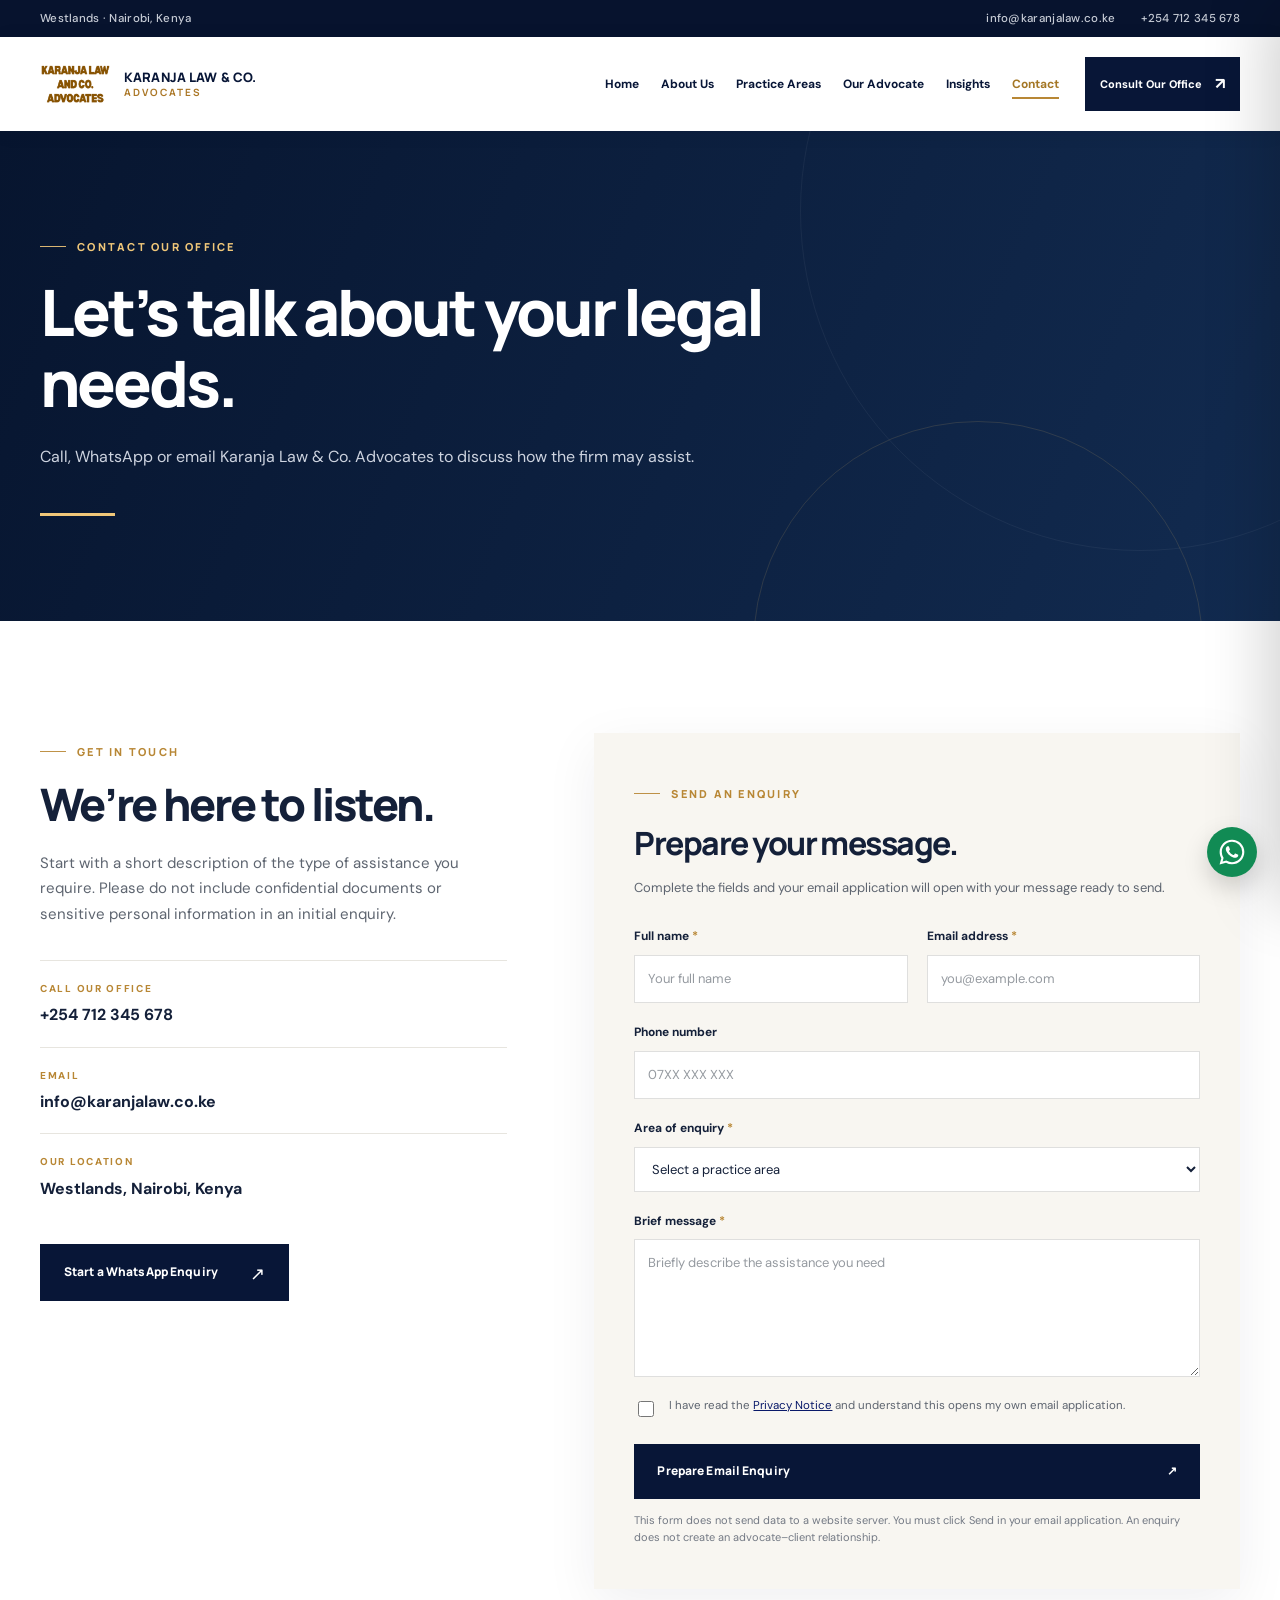
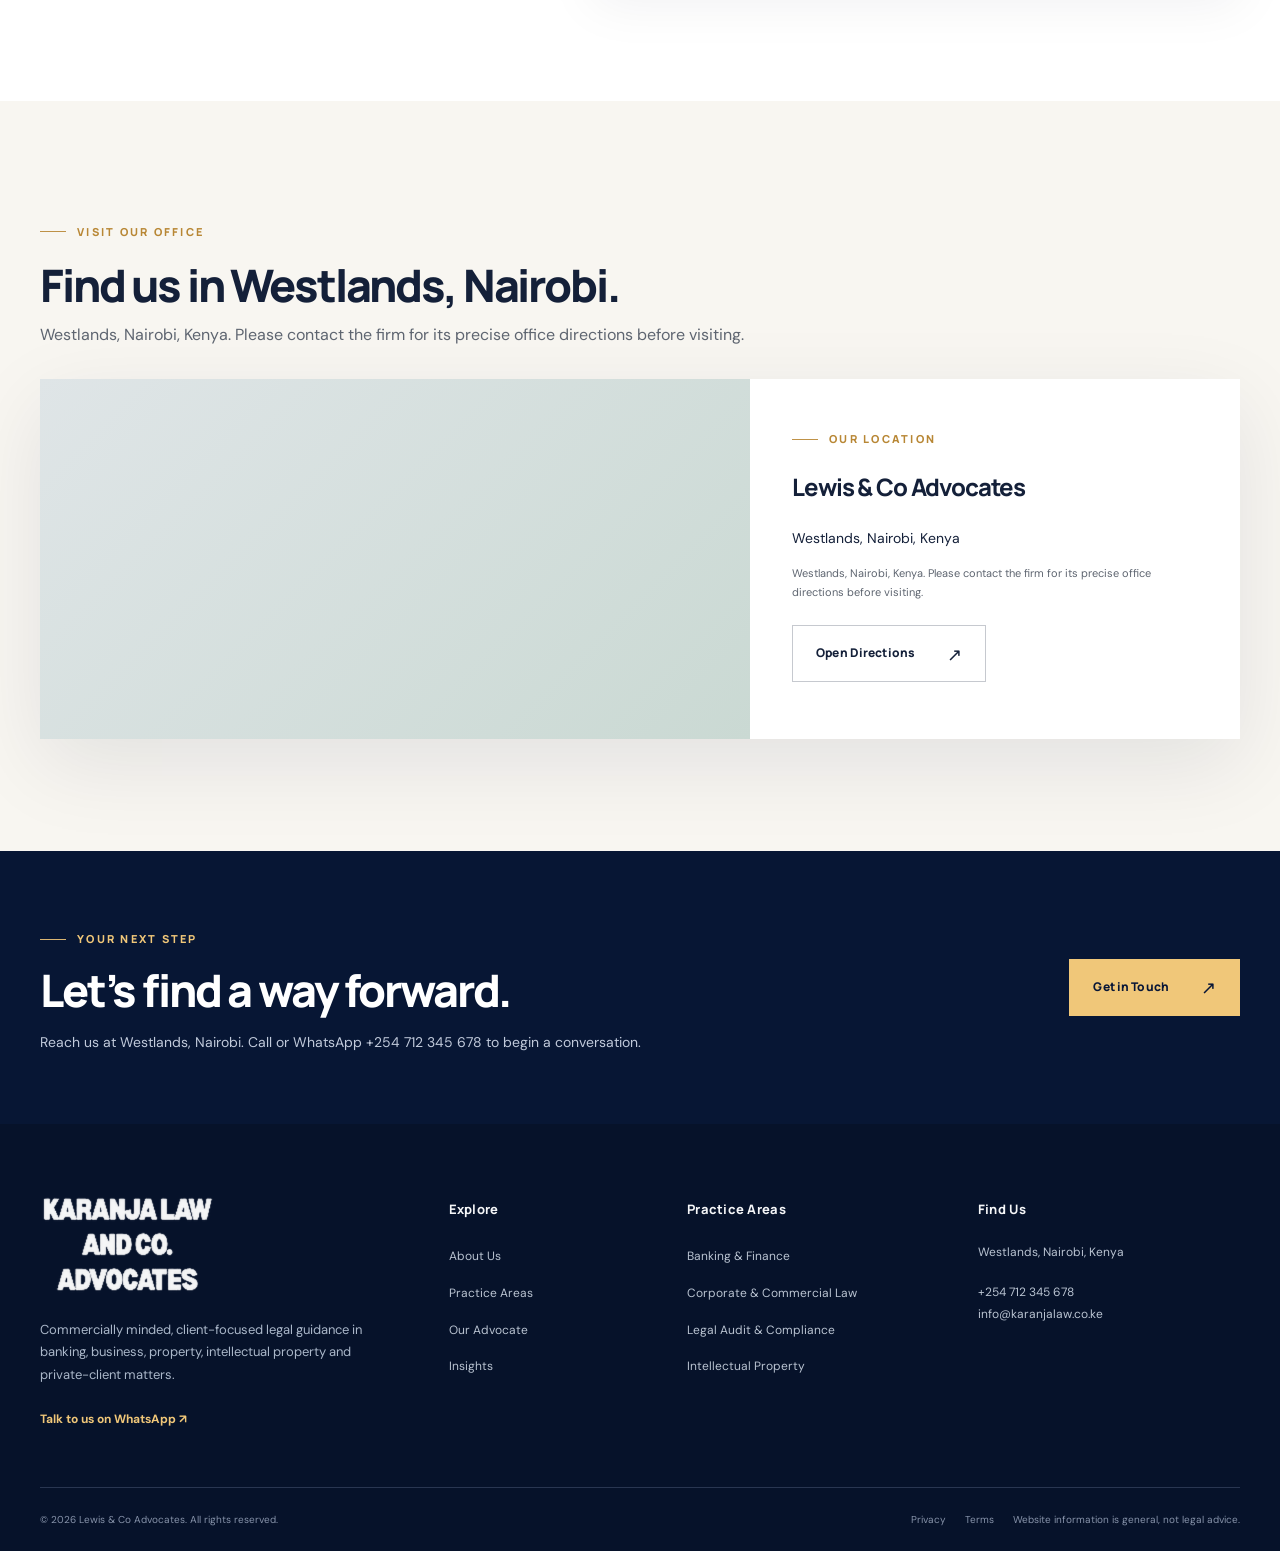
<file: contact/index.html>
<!doctype html>
<html lang="en-KE"><head><meta charset="utf-8"/><meta content="width=device-width,initial-scale=1" name="viewport"/><meta content="#081637" name="theme-color"/><meta content="light" name="color-scheme"/><title>Contact Karanja Law &amp; Co. Advocates | Westlands, Nairobi</title><meta content="Contact Karanja Law &amp; Co. Advocates: call or WhatsApp +254 712 345 678, email info@karanjalaw.co.ke or enquire about legal services in Westlands, Nairobi." name="description"/><meta content="website" property="og:type"/><meta content="Contact Karanja Law &amp; Co. Advocates | Westlands, Nairobi" property="og:title"/><meta content="Contact Karanja Law &amp; Co. Advocates: call or WhatsApp +254 712 345 678, email info@karanjalaw.co.ke or enquire about legal services in Westlands, Nairobi." property="og:description"/><meta content="https://karanja-law-advocates.vercel.app/assets/social-preview.jpg" property="og:image"/><meta content="summary_large_image" name="twitter:card"/><link href="/assets/favicon.png" rel="icon" type="image/png"/><link href="https://fonts.googleapis.com" rel="preconnect"/><link crossorigin="" href="https://fonts.gstatic.com" rel="preconnect"/><link href="/assets/site.css" rel="stylesheet"/><script defer="" src="/assets/site.js"></script><meta content="Lewis &amp; Co Advocates legal services in Nairobi" property="og:image:alt"/><meta content="https://karanja-law-advocates.vercel.app/contact/" property="og:url"/><meta content="Karanja Law &amp; Co. Advocates" property="og:site_name"/><meta content="en_KE" property="og:locale"/><meta content="Contact Karanja Law &amp; Co. Advocates | Westlands, Nairobi" name="twitter:title"/><meta content="Contact Karanja Law &amp; Co. Advocates: call or WhatsApp +254 712 345 678, email info@karanjalaw.co.ke or enquire about legal services in Westlands, Nairobi." name="twitter:description"/><meta content="https://karanja-law-advocates.vercel.app/assets/social-preview.jpg" name="twitter:image"/><meta content="index, follow, max-image-preview:large" name="robots"/><link href="https://karanja-law-advocates.vercel.app/contact/" rel="canonical"/><script type="application/ld+json">{"@context": "https://schema.org", "@type": "LegalService", "name": "Karanja Law & Co. Advocates", "alternateName": "Karanja Law Advocates", "url": "https://karanja-law-advocates.vercel.app", "image": "https://karanja-law-advocates.vercel.app/assets/social-preview.jpg", "email": "info@karanjalaw.co.ke", "telephone": "+254712345678", "areaServed": {"@type": "Country", "name": "Kenya"}, "address": {"@type": "PostalAddress", "addressLocality": "Nairobi", "addressRegion": "Nairobi County", "addressCountry": "KE", "streetAddress": "Westlands"}, "employee": {"@type": "Person", "name": "Faith Wambui Karanja", "jobTitle": "Managing Partner"}, "hasOfferCatalog": {"@type": "OfferCatalog", "name": "Legal Practice Areas", "itemListElement": [{"@type": "OfferCatalog", "name": "Banking & Finance"}, {"@type": "OfferCatalog", "name": "Corporate & Commercial Law"}, {"@type": "OfferCatalog", "name": "Legal Audit & Compliance"}, {"@type": "OfferCatalog", "name": "Intellectual Property"}, {"@type": "OfferCatalog", "name": "Real Estate & Conveyancing"}, {"@type": "OfferCatalog", "name": "Employment & Labour Relations"}, {"@type": "OfferCatalog", "name": "Data Protection & Privacy"}, {"@type": "OfferCatalog", "name": "Estate Planning & Private Client"}, {"@type": "OfferCatalog", "name": "Business & Fintech Advisory"}]}}</script><script type="application/ld+json">{"@context": "https://schema.org", "@type": "BreadcrumbList", "itemListElement": [{"@type": "ListItem", "position": 1, "name": "Home", "item": "https://karanja-law-advocates.vercel.app/"}, {"@type": "ListItem", "position": 2, "name": "Contact Karanja Law & Co. Advocates", "item": "https://karanja-law-advocates.vercel.app/contact/"}]}</script></head><body><a class="skip-link" href="#main-content">Skip to main content</a>
<div class="utility-bar"><div class="container utility-inner"><span>Westlands · Nairobi, Kenya</span><div class="utility-links"><a href="mailto:info@karanjalaw.co.ke">info@karanjalaw.co.ke</a><a href="tel:+254712345678">+254 712 345 678</a></div></div></div>
<header class="site-header" id="site-header"><div class="container nav-wrap"><a aria-label="Lewis &amp; Co Advocates home" class="brand" href="/"><img alt="Karanja Law &amp; Co. Advocates official logo" height="2327" src="/assets/karanja-logo-transparent-4k.png" width="4096"/><span class="brand-words"><strong>KARANJA LAW &amp; CO.</strong><em>ADVOCATES</em></span></a><nav aria-label="Main navigation" class="desktop-nav"><a class="nav-link" href="/">Home</a><a class="nav-link" href="/about/">About Us</a><a class="nav-link" href="/practice-areas/">Practice Areas</a><a class="nav-link" href="/managing-partner/">Our Advocate</a><a class="nav-link" href="/insights/">Insights</a><a aria-current="page" class="nav-link active" href="/contact/">Contact</a></nav><div class="header-actions"><a class="header-consult" href="/contact/">Consult Our Office <span aria-hidden="true">↗</span></a><button aria-controls="mobile-panel" aria-expanded="false" aria-label="Open navigation menu" class="menu-trigger" data-mobile-open="" type="button"><span></span><span></span><span></span></button></div></div></header>
<div aria-hidden="true" class="menu-backdrop" id="mobile-backdrop"></div><div aria-hidden="true" aria-label="Mobile navigation" class="mobile-panel" id="mobile-panel" inert=""><div class="mobile-top"><strong>LEWIS &amp; CO ADVOCATES</strong><button aria-label="Close navigation menu" data-mobile-close="" type="button">×</button></div><nav aria-label="Mobile links"><a class="mobile-nav-link" href="/">Home<span aria-hidden="true">↗</span></a><a class="mobile-nav-link" href="/about/">About Us<span aria-hidden="true">↗</span></a><a class="mobile-nav-link" href="/practice-areas/">Practice Areas<span aria-hidden="true">↗</span></a><a class="mobile-nav-link" href="/managing-partner/">Our Advocate<span aria-hidden="true">↗</span></a><a class="mobile-nav-link" href="/insights/">Insights<span aria-hidden="true">↗</span></a><a class="mobile-nav-link" href="/contact/">Contact<span aria-hidden="true">↗</span></a></nav><a class="btn btn-gold mobile-cta" href="/contact/"><span>Request a Consultation</span><span aria-hidden="true" class="btn-arrow">↗</span></a><div class="mobile-contact"><a href="tel:+254712345678">+254 712 345 678</a><a href="mailto:info@karanjalaw.co.ke">info@karanjalaw.co.ke</a></div></div><main id="main-content"><section class="page-hero"><div class="container"><span class="eyebrow eyebrow-light">CONTACT OUR OFFICE</span><h1>Let’s talk about your legal needs.</h1><p>Call, WhatsApp or email Karanja Law &amp; Co. Advocates to discuss how the firm may assist.</p><span aria-hidden="true" class="hero-line"></span></div></section><section class="section"><div class="container contact-grid"><div class="contact-info"><span class="eyebrow">GET IN TOUCH</span><h2>We’re here to listen.</h2><p>Start with a short description of the type of assistance you require. Please do not include confidential documents or sensitive personal information in an initial enquiry.</p><div class="contact-point"><span>CALL OUR OFFICE</span><a href="tel:+254712345678">+254 712 345 678</a></div><div class="contact-point"><span>EMAIL</span><a href="mailto:info@karanjalaw.co.ke">info@karanjalaw.co.ke</a></div><div class="contact-point"><span>OUR LOCATION</span><address>Westlands, Nairobi, Kenya</address></div><a class="btn btn-dark" href="https://wa.me/254712345678?text=Hello%20Lewis%20%26%20Co%20Advocates%2C%20I%20would%20like%20to%20enquire%20about%20legal%20services."><span>Start a WhatsApp Enquiry</span><span aria-hidden="true" class="btn-arrow">↗</span></a></div><div class="contact-form-card"><span class="eyebrow">SEND AN ENQUIRY</span><h3>Prepare your message.</h3><p>Complete the fields and your email application will open with your message ready to send.</p><form id="enquiry-form"><div class="form-grid"><div class="field"><label for="full-name">Full name <span>*</span></label><input autocomplete="name" id="full-name" maxlength="120" name="name" placeholder="Your full name" required="" type="text"/></div><div class="field"><label for="email">Email address <span>*</span></label><input autocomplete="email" id="email" maxlength="200" name="email" placeholder="you@example.com" required="" type="email"/></div><div class="field full"><label for="phone">Phone number</label><input autocomplete="tel" id="phone" maxlength="30" name="phone" placeholder="07XX XXX XXX" type="tel"/></div><div class="field full"><label for="area">Area of enquiry <span>*</span></label><select id="area" name="area" required=""><option value="">Select a practice area</option><option value="Banking &amp; Finance">Banking &amp; Finance</option><option value="Corporate &amp; Commercial Law">Corporate &amp; Commercial Law</option><option value="Legal Audit &amp; Compliance">Legal Audit &amp; Compliance</option><option value="Intellectual Property">Intellectual Property</option><option value="Real Estate &amp; Conveyancing">Real Estate &amp; Conveyancing</option><option value="Employment &amp; Labour Relations">Employment &amp; Labour Relations</option><option value="Data Protection &amp; Privacy">Data Protection &amp; Privacy</option><option value="Estate Planning &amp; Private Client">Estate Planning &amp; Private Client</option><option value="Business &amp; Fintech Advisory">Business &amp; Fintech Advisory</option><option value="Other / general enquiry">Other / general enquiry</option></select></div><div class="field full"><label for="message">Brief message <span>*</span></label><textarea id="message" maxlength="3000" minlength="10" name="message" placeholder="Briefly describe the assistance you need" required="" rows="5"></textarea></div><div aria-hidden="true" class="honeypot"><label for="company_website">Website</label><input autocomplete="off" id="company_website" name="company_website" tabindex="-1"/></div><label class="check-label full"><input id="privacy-accept" required="" type="checkbox"/><span>I have read the <a href="/privacy/" rel="noopener noreferrer" target="_blank">Privacy Notice</a> and understand this opens my own email application.</span></label></div><button class="btn btn-dark submit-btn" type="submit"><span>Prepare Email Enquiry</span><span aria-hidden="true">↗</span></button><p class="form-assurance" id="form-status" role="status">This form does not send data to a website server. You must click Send in your email application. An enquiry does not create an advocate–client relationship.</p></form></div></div></section>
<section class="section map-section"><div class="container"><span class="eyebrow">VISIT OUR OFFICE</span><h2>Find us in Westlands, Nairobi.</h2><p>Westlands, Nairobi, Kenya. Please contact the firm for its precise office directions before visiting.</p><div class="location-panel"><div class="location-visual"><iframe loading="lazy" referrerpolicy="no-referrer-when-downgrade" src="https://www.google.com/maps?q=Westlands,Nairobi,Kenya&amp;output=embed" title="Map of Westlands, Nairobi (area guide only)"></iframe></div><div class="location-details"><span class="eyebrow">OUR LOCATION</span><h3>Lewis &amp; Co Advocates</h3><address>Westlands, Nairobi, Kenya</address><p>Westlands, Nairobi, Kenya. Please contact the firm for its precise office directions before visiting.</p><a class="btn btn-outline" href="https://www.google.com/maps/search/?api=1&amp;query=Westlands%2C+Nairobi%2C+Kenya" rel="noopener noreferrer" target="_blank"><span>Open Directions</span><span aria-hidden="true" class="btn-arrow">↗</span></a></div></div></div></section></main><section class="prefooter"><div class="container prefooter-wrap"><div><span class="eyebrow eyebrow-light">YOUR NEXT STEP</span><h2>Let’s find a way forward.</h2><p>Reach us at Westlands, Nairobi. Call or WhatsApp +254 712 345 678 to begin a conversation.</p></div><a class="btn btn-gold" href="/contact/"><span>Get in Touch</span><span aria-hidden="true" class="btn-arrow">↗</span></a></div></section>
<footer class="site-footer"><div class="container"><div class="footer-main"><div class="footer-about"><a aria-label="Go to homepage" class="footer-brand" href="/"><img alt="Karanja Law &amp; Co. Advocates logo" height="2327" src="/assets/karanja-logo-footer-4k.png" width="4096"/></a><p>Commercially minded, client-focused legal guidance in banking, business, property, intellectual property and private-client matters.</p><a class="footer-whatsapp" href="https://wa.me/254712345678?text=Hello%20Karanja%20Law%20%26%20Co.%20Advocates%2C%20I%20would%20like%20to%20enquire%20about%20legal%20services." rel="noopener noreferrer" target="_blank">Talk to us on WhatsApp ↗</a></div><div><h3>Explore</h3><ul><li><a href="/about/">About Us</a></li><li><a href="/practice-areas/">Practice Areas</a></li><li><a href="/managing-partner/">Our Advocate</a></li><li><a href="/insights/">Insights</a></li></ul></div><div><h3>Practice Areas</h3><ul><li><a href="/practice-areas/#banking">Banking &amp; Finance</a></li><li><a href="/practice-areas/#commercial">Corporate &amp; Commercial Law</a></li><li><a href="/practice-areas/#audit">Legal Audit &amp; Compliance</a></li><li><a href="/practice-areas/#intellectual-property">Intellectual Property</a></li></ul></div><div class="footer-find"><h3>Find Us</h3><address>Westlands, Nairobi, Kenya</address><a href="tel:+254712345678">+254 712 345 678</a><a href="mailto:info@karanjalaw.co.ke">info@karanjalaw.co.ke</a></div></div><div class="footer-bottom"><p>© 2026 Lewis &amp; Co Advocates. All rights reserved.</p><div><a href="/privacy/">Privacy</a><a href="/terms/">Terms</a><span>Website information is general, not legal advice.</span></div></div></div></footer>
<a aria-label="Chat with Karanja Law &amp; Co. Advocates on WhatsApp" class="floating-whatsapp" href="https://wa.me/254712345678?text=Hello%20Karanja%20Law%20%26%20Co.%20Advocates%2C%20I%20would%20like%20to%20enquire%20about%20legal%20services." rel="noopener noreferrer" target="_blank" title="Chat with us on WhatsApp"><svg aria-hidden="true" focusable="false" role="img" viewbox="0 0 32 32" xmlns="http://www.w3.org/2000/svg"><path d="M16 .8C7.61.8.8 7.59.8 15.98c0 2.69.7 5.31 2.03 7.62L.7 31.3l7.91-2.08a15.15 15.15 0 0 0 7.37 1.88h.01c8.38 0 15.2-6.82 15.2-15.2 0-4.06-1.58-7.88-4.46-10.76A15.07 15.07 0 0 0 16 .8Zm0 27.73a12.54 12.54 0 0 1-6.39-1.75l-.46-.27-4.7 1.23 1.25-4.58-.3-.47a12.5 12.5 0 0 1-1.93-6.7C3.47 9.08 9.08 3.47 16 3.47a12.45 12.45 0 0 1 8.87 3.68 12.48 12.48 0 0 1 3.67 8.86c0 6.91-5.62 12.52-12.54 12.52Zm6.88-9.38c-.38-.19-2.23-1.1-2.58-1.23-.34-.13-.59-.19-.84.19s-.96 1.23-1.18 1.49-.44.29-.82.1a10.32 10.32 0 0 1-3.04-1.88 11.39 11.39 0 0 1-2.1-2.61c-.22-.38-.02-.58.16-.77.17-.17.38-.44.57-.66s.25-.38.38-.63.06-.47-.03-.66c-.1-.19-.85-2.04-1.16-2.8-.3-.74-.61-.64-.84-.65l-.71-.01c-.25 0-.66.1-1.01.47-.34.38-1.32 1.29-1.32 3.13s1.35 3.63 1.54 3.88c.19.25 2.65 4.04 6.42 5.66.9.39 1.61.62 2.16.79.91.29 1.74.25 2.4.15.73-.11 2.23-.91 2.55-1.79.32-.88.32-1.64.22-1.79-.1-.16-.35-.25-.72-.44Z" fill="currentColor"></path></svg><span aria-hidden="true" class="whatsapp-tooltip">WhatsApp Us</span></a></body></html>
</file>
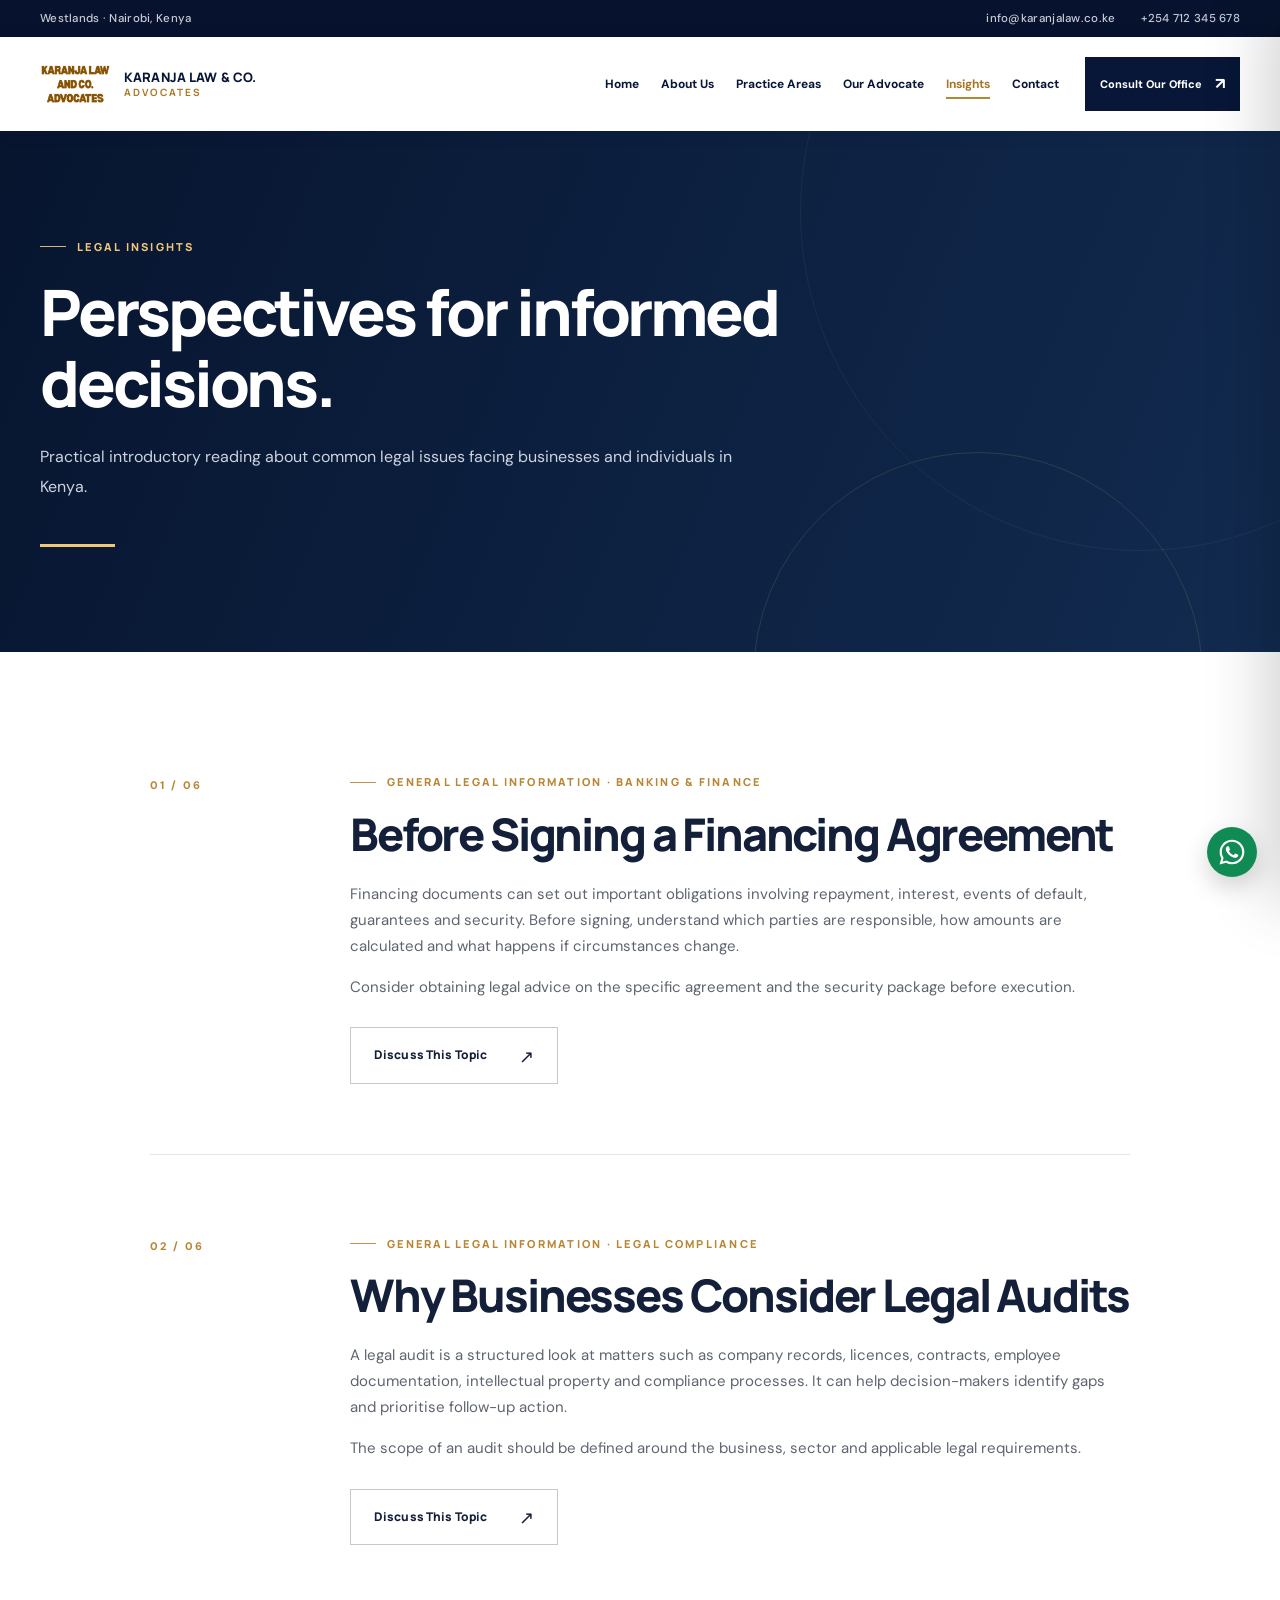
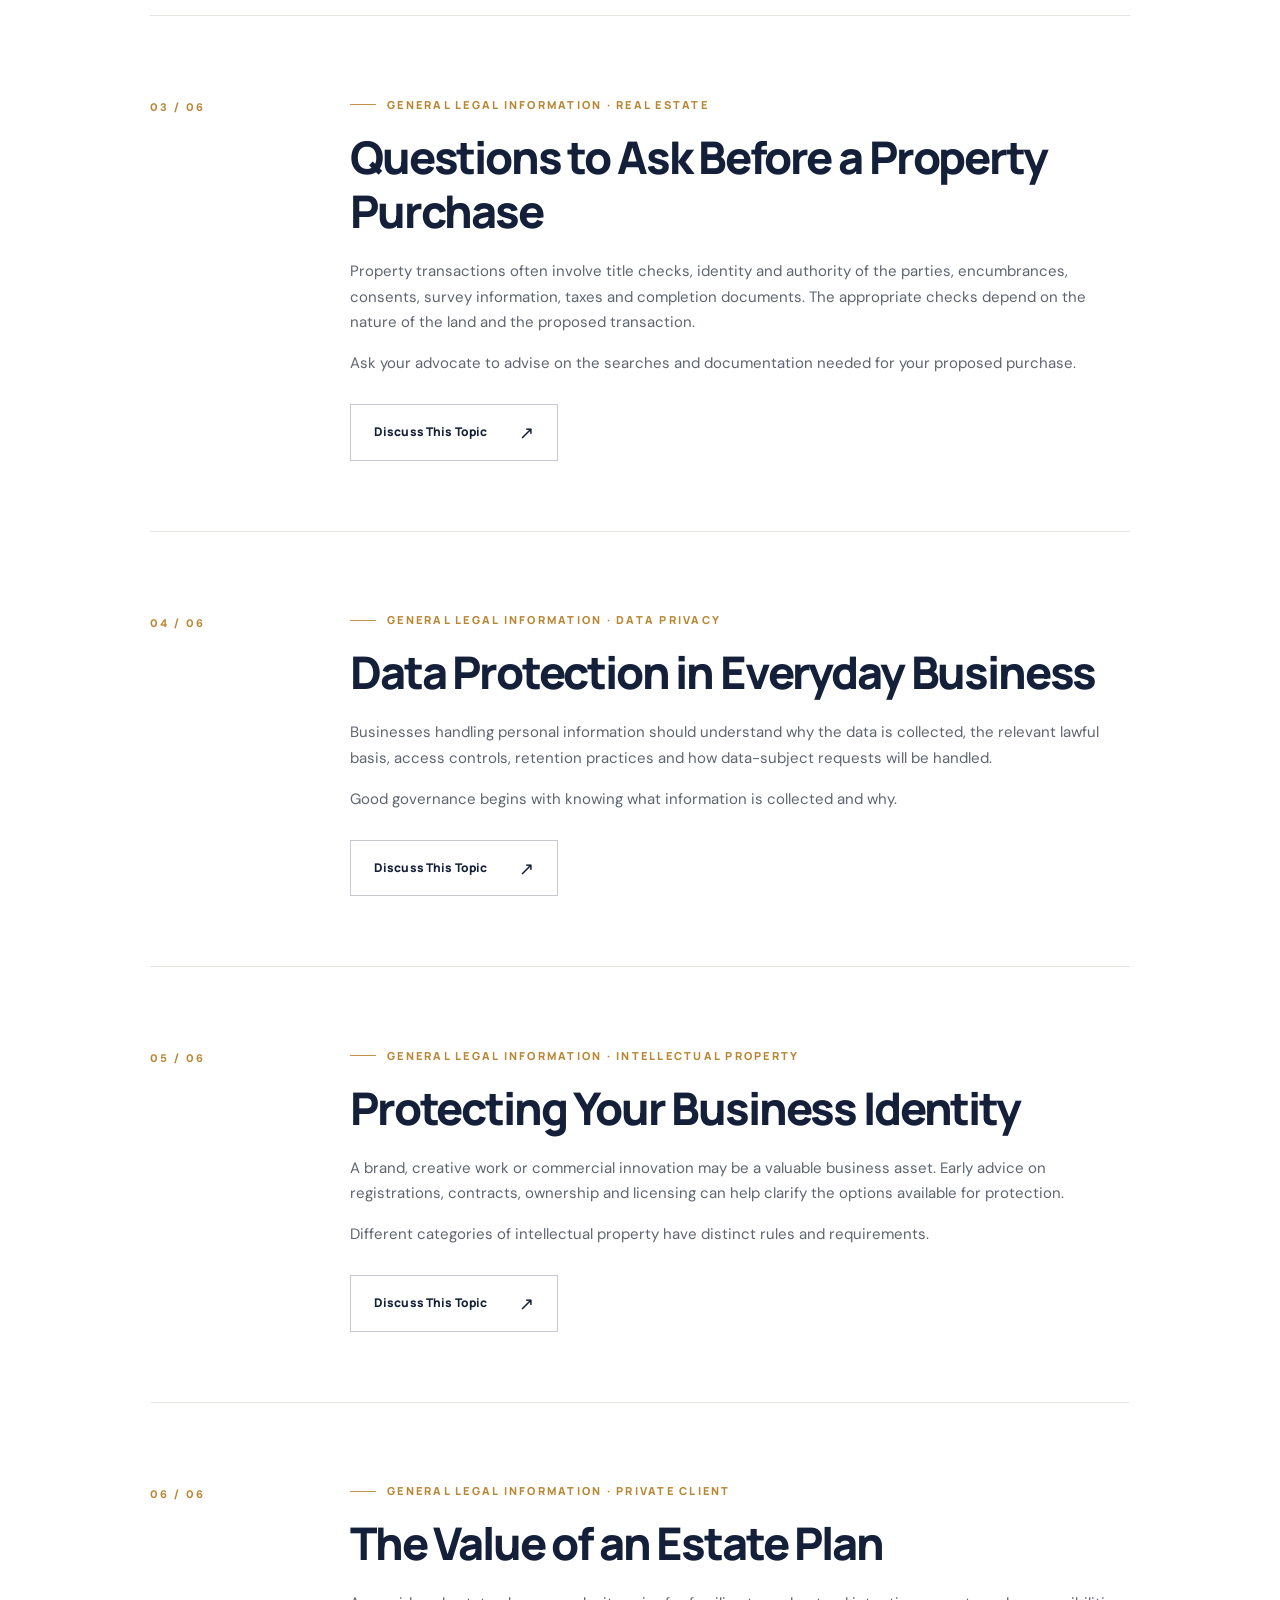
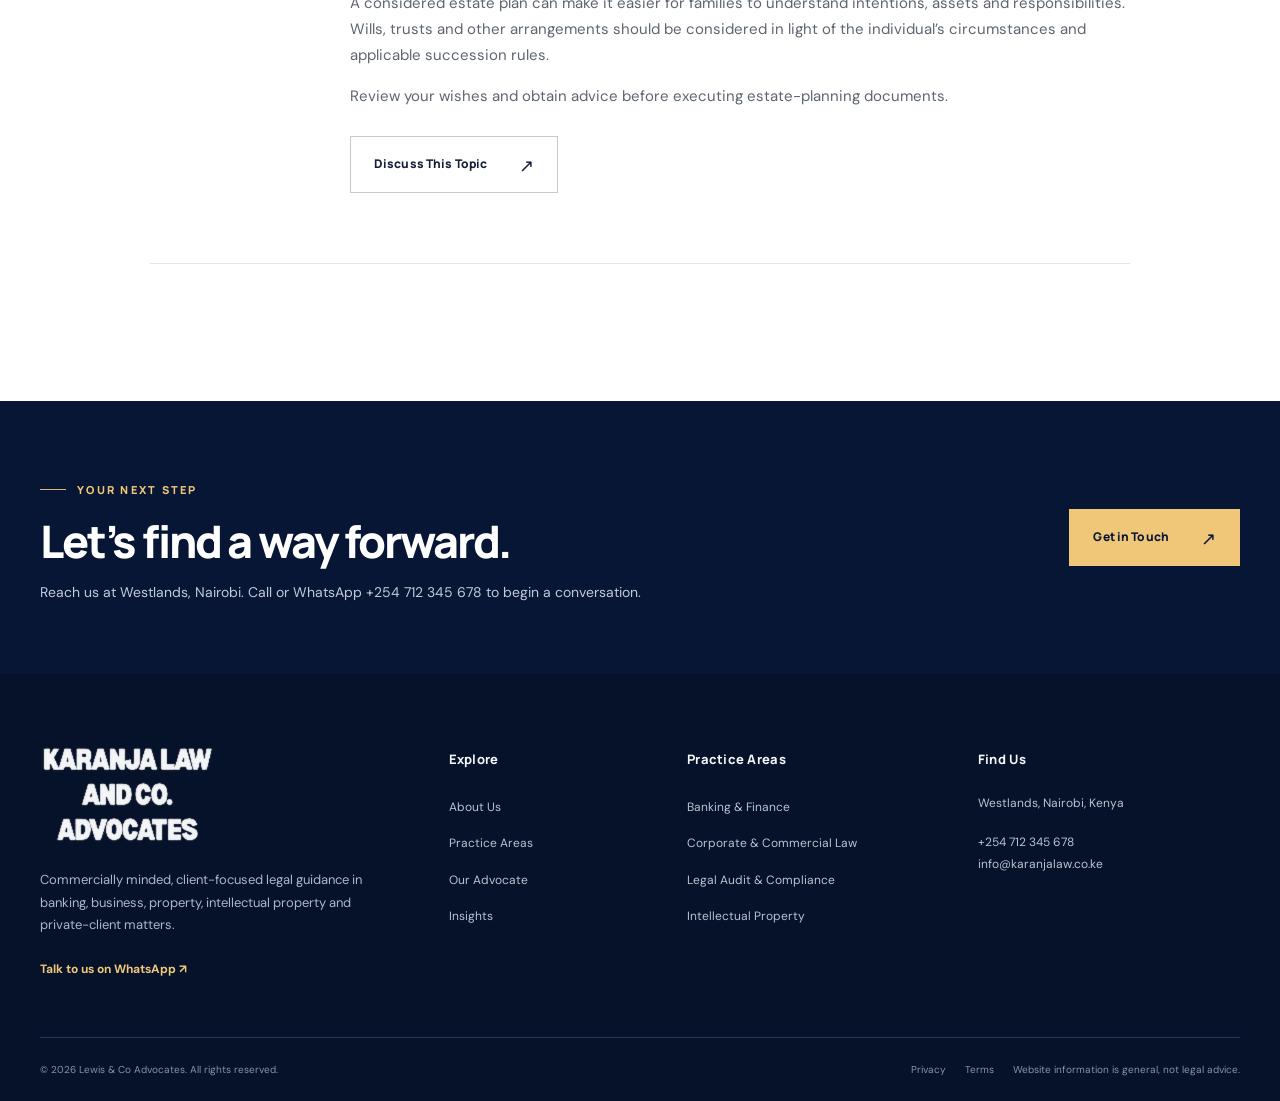
<file: insights/index.html>
<!doctype html>
<html lang="en-KE"><head><meta charset="utf-8"/><meta content="width=device-width,initial-scale=1" name="viewport"/><meta content="#081637" name="theme-color"/><meta content="light" name="color-scheme"/><title>Legal Insights &amp; Guides | Karanja Law &amp; Co. Advocates</title><meta content="Read introductory legal insights about financing agreements, property due diligence, legal audits, intellectual property, data protection and estate planning in Kenya." name="description"/><meta content="website" property="og:type"/><meta content="Legal Insights &amp; Guides | Karanja Law &amp; Co. Advocates" property="og:title"/><meta content="Read introductory legal insights about financing agreements, property due diligence, legal audits, intellectual property, data protection and estate planning in Kenya." property="og:description"/><meta content="https://karanja-law-advocates.vercel.app/assets/social-preview.jpg" property="og:image"/><meta content="summary_large_image" name="twitter:card"/><link href="/assets/favicon.png" rel="icon" type="image/png"/><link href="https://fonts.googleapis.com" rel="preconnect"/><link crossorigin="" href="https://fonts.gstatic.com" rel="preconnect"/><link href="/assets/site.css" rel="stylesheet"/><script defer="" src="/assets/site.js"></script><meta content="Lewis &amp; Co Advocates legal services in Nairobi" property="og:image:alt"/><meta content="https://karanja-law-advocates.vercel.app/insights/" property="og:url"/><meta content="Karanja Law &amp; Co. Advocates" property="og:site_name"/><meta content="en_KE" property="og:locale"/><meta content="Legal Insights &amp; Guides | Karanja Law &amp; Co. Advocates" name="twitter:title"/><meta content="Read introductory legal insights about financing agreements, property due diligence, legal audits, intellectual property, data protection and estate planning in Kenya." name="twitter:description"/><meta content="https://karanja-law-advocates.vercel.app/assets/social-preview.jpg" name="twitter:image"/><meta content="index, follow, max-image-preview:large" name="robots"/><link href="https://karanja-law-advocates.vercel.app/insights/" rel="canonical"/><script type="application/ld+json">{"@context": "https://schema.org", "@type": "LegalService", "name": "Karanja Law & Co. Advocates", "alternateName": "Karanja Law Advocates", "url": "https://karanja-law-advocates.vercel.app", "image": "https://karanja-law-advocates.vercel.app/assets/social-preview.jpg", "email": "info@karanjalaw.co.ke", "telephone": "+254712345678", "areaServed": {"@type": "Country", "name": "Kenya"}, "address": {"@type": "PostalAddress", "addressLocality": "Nairobi", "addressRegion": "Nairobi County", "addressCountry": "KE", "streetAddress": "Westlands"}, "employee": {"@type": "Person", "name": "Faith Wambui Karanja", "jobTitle": "Managing Partner"}, "hasOfferCatalog": {"@type": "OfferCatalog", "name": "Legal Practice Areas", "itemListElement": [{"@type": "OfferCatalog", "name": "Banking & Finance"}, {"@type": "OfferCatalog", "name": "Corporate & Commercial Law"}, {"@type": "OfferCatalog", "name": "Legal Audit & Compliance"}, {"@type": "OfferCatalog", "name": "Intellectual Property"}, {"@type": "OfferCatalog", "name": "Real Estate & Conveyancing"}, {"@type": "OfferCatalog", "name": "Employment & Labour Relations"}, {"@type": "OfferCatalog", "name": "Data Protection & Privacy"}, {"@type": "OfferCatalog", "name": "Estate Planning & Private Client"}, {"@type": "OfferCatalog", "name": "Business & Fintech Advisory"}]}}</script><script type="application/ld+json">{"@context": "https://schema.org", "@type": "BreadcrumbList", "itemListElement": [{"@type": "ListItem", "position": 1, "name": "Home", "item": "https://karanja-law-advocates.vercel.app/"}, {"@type": "ListItem", "position": 2, "name": "Legal Insights & Guides", "item": "https://karanja-law-advocates.vercel.app/insights/"}]}</script></head><body><a class="skip-link" href="#main-content">Skip to main content</a>
<div class="utility-bar"><div class="container utility-inner"><span>Westlands · Nairobi, Kenya</span><div class="utility-links"><a href="mailto:info@karanjalaw.co.ke">info@karanjalaw.co.ke</a><a href="tel:+254712345678">+254 712 345 678</a></div></div></div>
<header class="site-header" id="site-header"><div class="container nav-wrap"><a aria-label="Lewis &amp; Co Advocates home" class="brand" href="/"><img alt="Karanja Law &amp; Co. Advocates official logo" height="2327" src="/assets/karanja-logo-transparent-4k.png" width="4096"/><span class="brand-words"><strong>KARANJA LAW &amp; CO.</strong><em>ADVOCATES</em></span></a><nav aria-label="Main navigation" class="desktop-nav"><a class="nav-link" href="/">Home</a><a class="nav-link" href="/about/">About Us</a><a class="nav-link" href="/practice-areas/">Practice Areas</a><a class="nav-link" href="/managing-partner/">Our Advocate</a><a aria-current="page" class="nav-link active" href="/insights/">Insights</a><a class="nav-link" href="/contact/">Contact</a></nav><div class="header-actions"><a class="header-consult" href="/contact/">Consult Our Office <span aria-hidden="true">↗</span></a><button aria-controls="mobile-panel" aria-expanded="false" aria-label="Open navigation menu" class="menu-trigger" data-mobile-open="" type="button"><span></span><span></span><span></span></button></div></div></header>
<div aria-hidden="true" class="menu-backdrop" id="mobile-backdrop"></div><div aria-hidden="true" aria-label="Mobile navigation" class="mobile-panel" id="mobile-panel" inert=""><div class="mobile-top"><strong>LEWIS &amp; CO ADVOCATES</strong><button aria-label="Close navigation menu" data-mobile-close="" type="button">×</button></div><nav aria-label="Mobile links"><a class="mobile-nav-link" href="/">Home<span aria-hidden="true">↗</span></a><a class="mobile-nav-link" href="/about/">About Us<span aria-hidden="true">↗</span></a><a class="mobile-nav-link" href="/practice-areas/">Practice Areas<span aria-hidden="true">↗</span></a><a class="mobile-nav-link" href="/managing-partner/">Our Advocate<span aria-hidden="true">↗</span></a><a class="mobile-nav-link" href="/insights/">Insights<span aria-hidden="true">↗</span></a><a class="mobile-nav-link" href="/contact/">Contact<span aria-hidden="true">↗</span></a></nav><a class="btn btn-gold mobile-cta" href="/contact/"><span>Request a Consultation</span><span aria-hidden="true" class="btn-arrow">↗</span></a><div class="mobile-contact"><a href="tel:+254712345678">+254 712 345 678</a><a href="mailto:info@karanjalaw.co.ke">info@karanjalaw.co.ke</a></div></div><main id="main-content"><section class="page-hero"><div class="container"><span class="eyebrow eyebrow-light">LEGAL INSIGHTS</span><h1>Perspectives for informed decisions.</h1><p>Practical introductory reading about common legal issues facing businesses and individuals in Kenya.</p><span aria-hidden="true" class="hero-line"></span></div></section><section class="section"><div class="container article-list"><article class="full-article" id="finance-agreements"><div class="article-index">01 / 06</div><div><span class="eyebrow">GENERAL LEGAL INFORMATION · BANKING &amp; FINANCE</span><h2>Before Signing a Financing Agreement</h2><p>Financing documents can set out important obligations involving repayment, interest, events of default, guarantees and security. Before signing, understand which parties are responsible, how amounts are calculated and what happens if circumstances change.</p><p>Consider obtaining legal advice on the specific agreement and the security package before execution.</p><a class="btn btn-outline" href="/contact/"><span>Discuss This Topic</span><span aria-hidden="true" class="btn-arrow">↗</span></a></div></article><article class="full-article" id="legal-audit"><div class="article-index">02 / 06</div><div><span class="eyebrow">GENERAL LEGAL INFORMATION · LEGAL COMPLIANCE</span><h2>Why Businesses Consider Legal Audits</h2><p>A legal audit is a structured look at matters such as company records, licences, contracts, employee documentation, intellectual property and compliance processes. It can help decision-makers identify gaps and prioritise follow-up action.</p><p>The scope of an audit should be defined around the business, sector and applicable legal requirements.</p><a class="btn btn-outline" href="/contact/"><span>Discuss This Topic</span><span aria-hidden="true" class="btn-arrow">↗</span></a></div></article><article class="full-article" id="property-due-diligence"><div class="article-index">03 / 06</div><div><span class="eyebrow">GENERAL LEGAL INFORMATION · REAL ESTATE</span><h2>Questions to Ask Before a Property Purchase</h2><p>Property transactions often involve title checks, identity and authority of the parties, encumbrances, consents, survey information, taxes and completion documents. The appropriate checks depend on the nature of the land and the proposed transaction.</p><p>Ask your advocate to advise on the searches and documentation needed for your proposed purchase.</p><a class="btn btn-outline" href="/contact/"><span>Discuss This Topic</span><span aria-hidden="true" class="btn-arrow">↗</span></a></div></article><article class="full-article" id="data-protection"><div class="article-index">04 / 06</div><div><span class="eyebrow">GENERAL LEGAL INFORMATION · DATA PRIVACY</span><h2>Data Protection in Everyday Business</h2><p>Businesses handling personal information should understand why the data is collected, the relevant lawful basis, access controls, retention practices and how data-subject requests will be handled.</p><p>Good governance begins with knowing what information is collected and why.</p><a class="btn btn-outline" href="/contact/"><span>Discuss This Topic</span><span aria-hidden="true" class="btn-arrow">↗</span></a></div></article><article class="full-article" id="intellectual-property"><div class="article-index">05 / 06</div><div><span class="eyebrow">GENERAL LEGAL INFORMATION · INTELLECTUAL PROPERTY</span><h2>Protecting Your Business Identity</h2><p>A brand, creative work or commercial innovation may be a valuable business asset. Early advice on registrations, contracts, ownership and licensing can help clarify the options available for protection.</p><p>Different categories of intellectual property have distinct rules and requirements.</p><a class="btn btn-outline" href="/contact/"><span>Discuss This Topic</span><span aria-hidden="true" class="btn-arrow">↗</span></a></div></article><article class="full-article" id="estate-planning"><div class="article-index">06 / 06</div><div><span class="eyebrow">GENERAL LEGAL INFORMATION · PRIVATE CLIENT</span><h2>The Value of an Estate Plan</h2><p>A considered estate plan can make it easier for families to understand intentions, assets and responsibilities. Wills, trusts and other arrangements should be considered in light of the individual’s circumstances and applicable succession rules.</p><p>Review your wishes and obtain advice before executing estate-planning documents.</p><a class="btn btn-outline" href="/contact/"><span>Discuss This Topic</span><span aria-hidden="true" class="btn-arrow">↗</span></a></div></article></div></section></main><section class="prefooter"><div class="container prefooter-wrap"><div><span class="eyebrow eyebrow-light">YOUR NEXT STEP</span><h2>Let’s find a way forward.</h2><p>Reach us at Westlands, Nairobi. Call or WhatsApp +254 712 345 678 to begin a conversation.</p></div><a class="btn btn-gold" href="/contact/"><span>Get in Touch</span><span aria-hidden="true" class="btn-arrow">↗</span></a></div></section>
<footer class="site-footer"><div class="container"><div class="footer-main"><div class="footer-about"><a aria-label="Go to homepage" class="footer-brand" href="/"><img alt="Karanja Law &amp; Co. Advocates logo" height="2327" src="/assets/karanja-logo-footer-4k.png" width="4096"/></a><p>Commercially minded, client-focused legal guidance in banking, business, property, intellectual property and private-client matters.</p><a class="footer-whatsapp" href="https://wa.me/254712345678?text=Hello%20Karanja%20Law%20%26%20Co.%20Advocates%2C%20I%20would%20like%20to%20enquire%20about%20legal%20services." rel="noopener noreferrer" target="_blank">Talk to us on WhatsApp ↗</a></div><div><h3>Explore</h3><ul><li><a href="/about/">About Us</a></li><li><a href="/practice-areas/">Practice Areas</a></li><li><a href="/managing-partner/">Our Advocate</a></li><li><a href="/insights/">Insights</a></li></ul></div><div><h3>Practice Areas</h3><ul><li><a href="/practice-areas/#banking">Banking &amp; Finance</a></li><li><a href="/practice-areas/#commercial">Corporate &amp; Commercial Law</a></li><li><a href="/practice-areas/#audit">Legal Audit &amp; Compliance</a></li><li><a href="/practice-areas/#intellectual-property">Intellectual Property</a></li></ul></div><div class="footer-find"><h3>Find Us</h3><address>Westlands, Nairobi, Kenya</address><a href="tel:+254712345678">+254 712 345 678</a><a href="mailto:info@karanjalaw.co.ke">info@karanjalaw.co.ke</a></div></div><div class="footer-bottom"><p>© 2026 Lewis &amp; Co Advocates. All rights reserved.</p><div><a href="/privacy/">Privacy</a><a href="/terms/">Terms</a><span>Website information is general, not legal advice.</span></div></div></div></footer>
<a aria-label="Chat with Karanja Law &amp; Co. Advocates on WhatsApp" class="floating-whatsapp" href="https://wa.me/254712345678?text=Hello%20Karanja%20Law%20%26%20Co.%20Advocates%2C%20I%20would%20like%20to%20enquire%20about%20legal%20services." rel="noopener noreferrer" target="_blank" title="Chat with us on WhatsApp"><svg aria-hidden="true" focusable="false" role="img" viewbox="0 0 32 32" xmlns="http://www.w3.org/2000/svg"><path d="M16 .8C7.61.8.8 7.59.8 15.98c0 2.69.7 5.31 2.03 7.62L.7 31.3l7.91-2.08a15.15 15.15 0 0 0 7.37 1.88h.01c8.38 0 15.2-6.82 15.2-15.2 0-4.06-1.58-7.88-4.46-10.76A15.07 15.07 0 0 0 16 .8Zm0 27.73a12.54 12.54 0 0 1-6.39-1.75l-.46-.27-4.7 1.23 1.25-4.58-.3-.47a12.5 12.5 0 0 1-1.93-6.7C3.47 9.08 9.08 3.47 16 3.47a12.45 12.45 0 0 1 8.87 3.68 12.48 12.48 0 0 1 3.67 8.86c0 6.91-5.62 12.52-12.54 12.52Zm6.88-9.38c-.38-.19-2.23-1.1-2.58-1.23-.34-.13-.59-.19-.84.19s-.96 1.23-1.18 1.49-.44.29-.82.1a10.32 10.32 0 0 1-3.04-1.88 11.39 11.39 0 0 1-2.1-2.61c-.22-.38-.02-.58.16-.77.17-.17.38-.44.57-.66s.25-.38.38-.63.06-.47-.03-.66c-.1-.19-.85-2.04-1.16-2.8-.3-.74-.61-.64-.84-.65l-.71-.01c-.25 0-.66.1-1.01.47-.34.38-1.32 1.29-1.32 3.13s1.35 3.63 1.54 3.88c.19.25 2.65 4.04 6.42 5.66.9.39 1.61.62 2.16.79.91.29 1.74.25 2.4.15.73-.11 2.23-.91 2.55-1.79.32-.88.32-1.64.22-1.79-.1-.16-.35-.25-.72-.44Z" fill="currentColor"></path></svg><span aria-hidden="true" class="whatsapp-tooltip">WhatsApp Us</span></a></body></html>
</file>
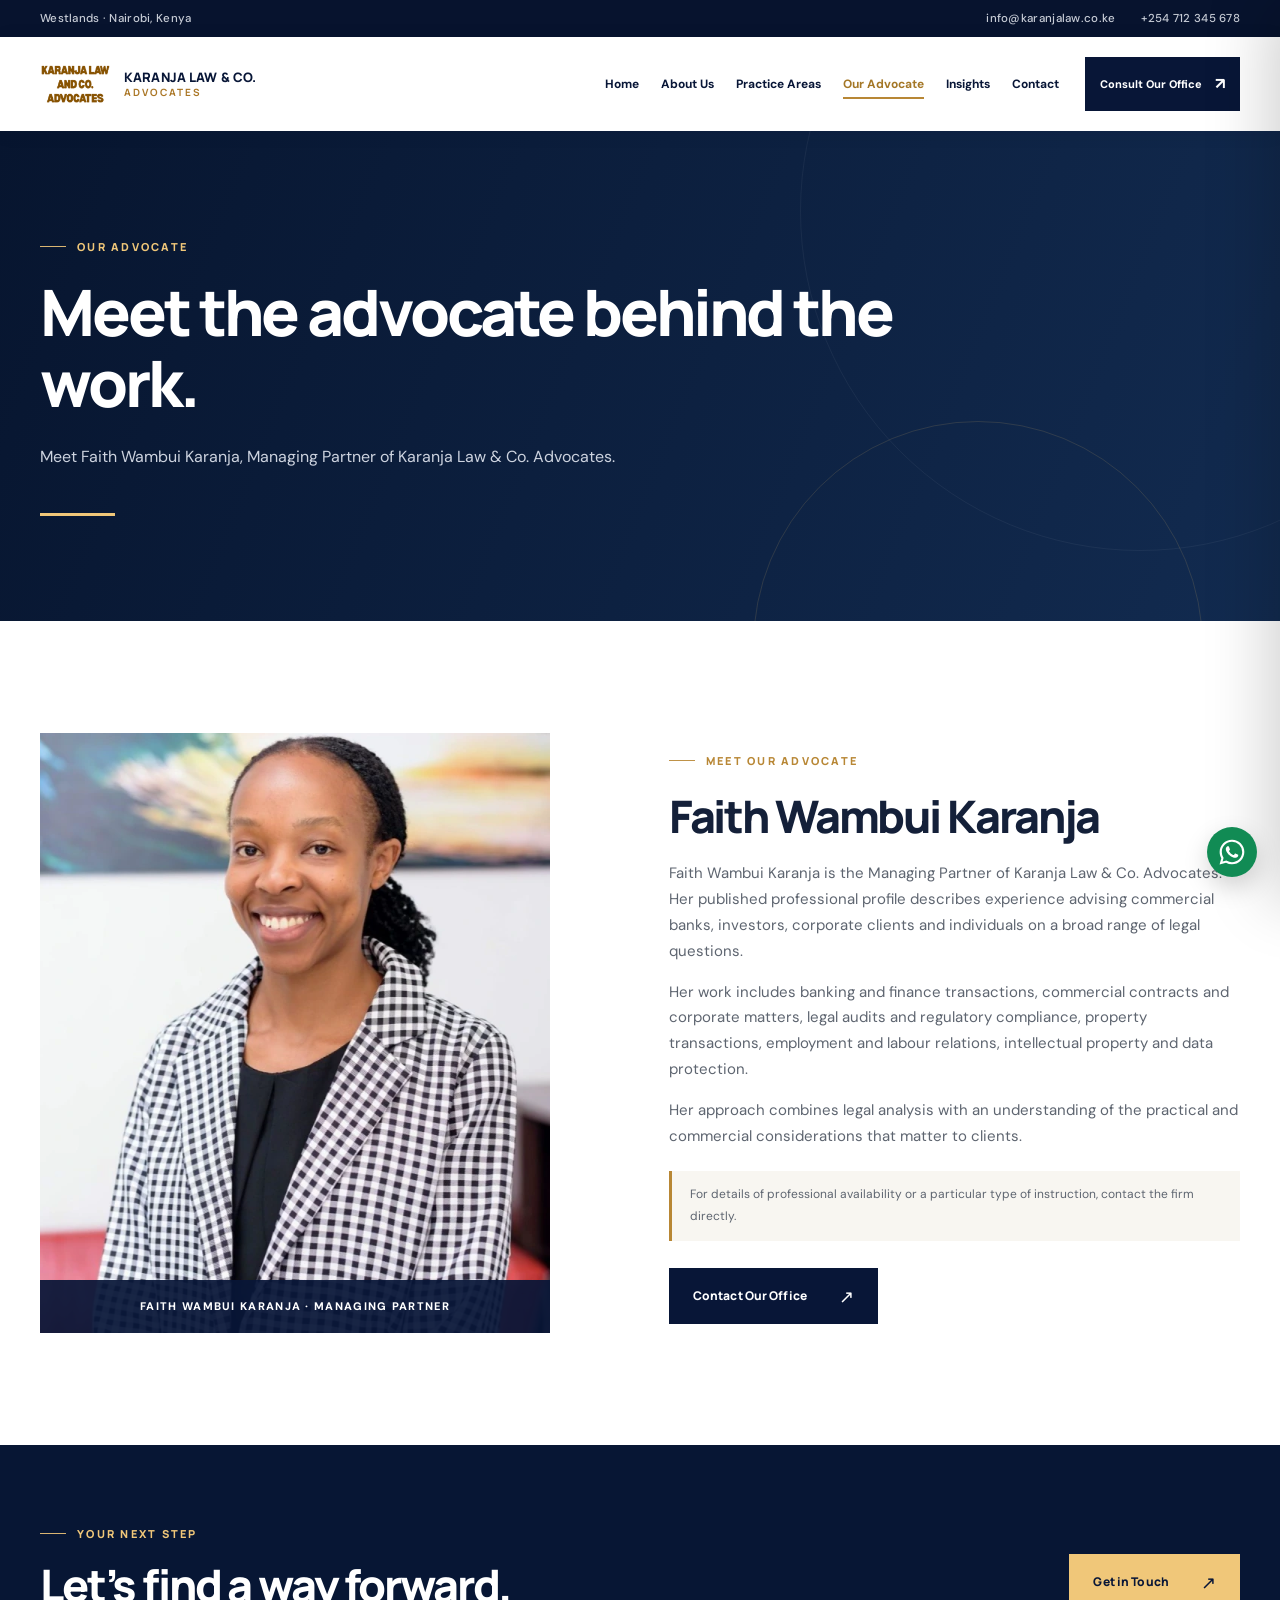
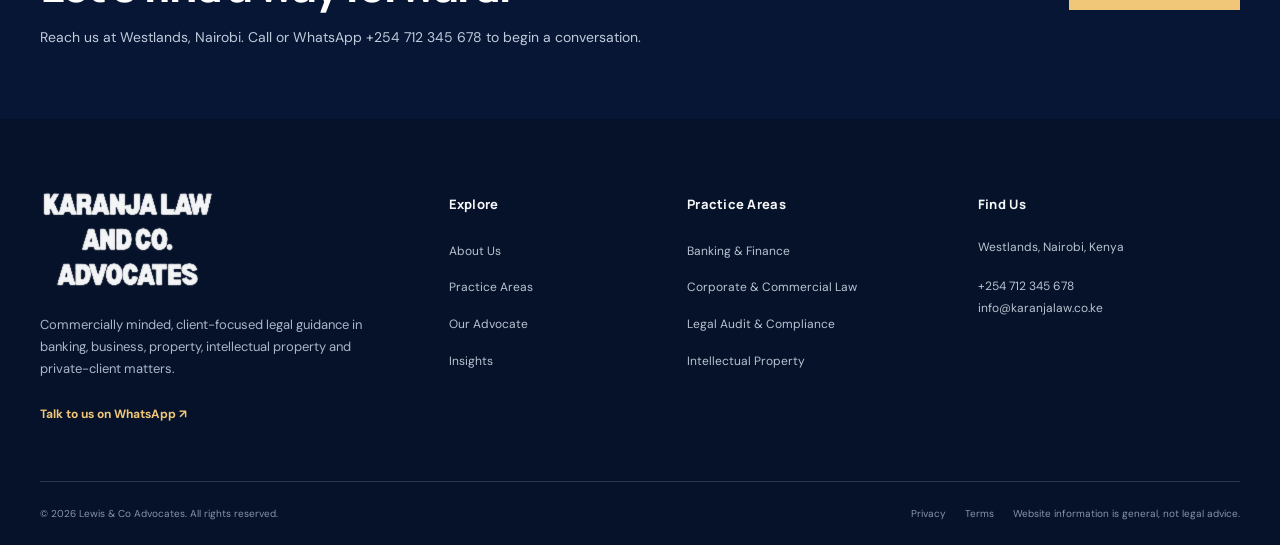
<file: managing-partner/index.html>
<!doctype html>
<html lang="en-KE"><head><meta charset="utf-8"/><meta content="width=device-width,initial-scale=1" name="viewport"/><meta content="#081637" name="theme-color"/><meta content="light" name="color-scheme"/><title>Faith Wambui Karanja | Managing Partner | Karanja Law Advocates</title><meta content="Meet Faith Wambui Karanja, Managing Partner of Karanja Law &amp; Co. Advocates in Nairobi, advising on banking, commercial law, property, IP, employment and compliance." name="description"/><meta content="website" property="og:type"/><meta content="Faith Wambui Karanja | Managing Partner | Karanja Law Advocates" property="og:title"/><meta content="Meet Faith Wambui Karanja, Managing Partner of Karanja Law &amp; Co. Advocates in Nairobi, advising on banking, commercial law, property, IP, employment and compliance." property="og:description"/><meta content="https://karanja-law-advocates.vercel.app/assets/social-preview.jpg" property="og:image"/><meta content="summary_large_image" name="twitter:card"/><link href="/assets/favicon.png" rel="icon" type="image/png"/><link href="https://fonts.googleapis.com" rel="preconnect"/><link crossorigin="" href="https://fonts.gstatic.com" rel="preconnect"/><link href="/assets/site.css" rel="stylesheet"/><script defer="" src="/assets/site.js"></script><meta content="Lewis &amp; Co Advocates legal services in Nairobi" property="og:image:alt"/><meta content="https://karanja-law-advocates.vercel.app/managing-partner/" property="og:url"/><meta content="Karanja Law &amp; Co. Advocates" property="og:site_name"/><meta content="en_KE" property="og:locale"/><meta content="Faith Wambui Karanja | Managing Partner | Karanja Law Advocates" name="twitter:title"/><meta content="Meet Faith Wambui Karanja, Managing Partner of Karanja Law &amp; Co. Advocates in Nairobi, advising on banking, commercial law, property, IP, employment and compliance." name="twitter:description"/><meta content="https://karanja-law-advocates.vercel.app/assets/social-preview.jpg" name="twitter:image"/><meta content="index, follow, max-image-preview:large" name="robots"/><link href="https://karanja-law-advocates.vercel.app/managing-partner/" rel="canonical"/><script type="application/ld+json">{"@context": "https://schema.org", "@type": "LegalService", "name": "Karanja Law & Co. Advocates", "alternateName": "Karanja Law Advocates", "url": "https://karanja-law-advocates.vercel.app", "image": "https://karanja-law-advocates.vercel.app/assets/social-preview.jpg", "email": "info@karanjalaw.co.ke", "telephone": "+254712345678", "areaServed": {"@type": "Country", "name": "Kenya"}, "address": {"@type": "PostalAddress", "addressLocality": "Nairobi", "addressRegion": "Nairobi County", "addressCountry": "KE", "streetAddress": "Westlands"}, "employee": {"@type": "Person", "name": "Faith Wambui Karanja", "jobTitle": "Managing Partner"}, "hasOfferCatalog": {"@type": "OfferCatalog", "name": "Legal Practice Areas", "itemListElement": [{"@type": "OfferCatalog", "name": "Banking & Finance"}, {"@type": "OfferCatalog", "name": "Corporate & Commercial Law"}, {"@type": "OfferCatalog", "name": "Legal Audit & Compliance"}, {"@type": "OfferCatalog", "name": "Intellectual Property"}, {"@type": "OfferCatalog", "name": "Real Estate & Conveyancing"}, {"@type": "OfferCatalog", "name": "Employment & Labour Relations"}, {"@type": "OfferCatalog", "name": "Data Protection & Privacy"}, {"@type": "OfferCatalog", "name": "Estate Planning & Private Client"}, {"@type": "OfferCatalog", "name": "Business & Fintech Advisory"}]}}</script><script type="application/ld+json">{"@context": "https://schema.org", "@type": "BreadcrumbList", "itemListElement": [{"@type": "ListItem", "position": 1, "name": "Home", "item": "https://karanja-law-advocates.vercel.app/"}, {"@type": "ListItem", "position": 2, "name": "Faith Wambui Karanja", "item": "https://karanja-law-advocates.vercel.app/managing-partner/"}]}</script></head><body><a class="skip-link" href="#main-content">Skip to main content</a>
<div class="utility-bar"><div class="container utility-inner"><span>Westlands · Nairobi, Kenya</span><div class="utility-links"><a href="mailto:info@karanjalaw.co.ke">info@karanjalaw.co.ke</a><a href="tel:+254712345678">+254 712 345 678</a></div></div></div>
<header class="site-header" id="site-header"><div class="container nav-wrap"><a aria-label="Lewis &amp; Co Advocates home" class="brand" href="/"><img alt="Karanja Law &amp; Co. Advocates official logo" height="2327" src="/assets/karanja-logo-transparent-4k.png" width="4096"/><span class="brand-words"><strong>KARANJA LAW &amp; CO.</strong><em>ADVOCATES</em></span></a><nav aria-label="Main navigation" class="desktop-nav"><a class="nav-link" href="/">Home</a><a class="nav-link" href="/about/">About Us</a><a class="nav-link" href="/practice-areas/">Practice Areas</a><a aria-current="page" class="nav-link active" href="/managing-partner/">Our Advocate</a><a class="nav-link" href="/insights/">Insights</a><a class="nav-link" href="/contact/">Contact</a></nav><div class="header-actions"><a class="header-consult" href="/contact/">Consult Our Office <span aria-hidden="true">↗</span></a><button aria-controls="mobile-panel" aria-expanded="false" aria-label="Open navigation menu" class="menu-trigger" data-mobile-open="" type="button"><span></span><span></span><span></span></button></div></div></header>
<div aria-hidden="true" class="menu-backdrop" id="mobile-backdrop"></div><div aria-hidden="true" aria-label="Mobile navigation" class="mobile-panel" id="mobile-panel" inert=""><div class="mobile-top"><strong>LEWIS &amp; CO ADVOCATES</strong><button aria-label="Close navigation menu" data-mobile-close="" type="button">×</button></div><nav aria-label="Mobile links"><a class="mobile-nav-link" href="/">Home<span aria-hidden="true">↗</span></a><a class="mobile-nav-link" href="/about/">About Us<span aria-hidden="true">↗</span></a><a class="mobile-nav-link" href="/practice-areas/">Practice Areas<span aria-hidden="true">↗</span></a><a class="mobile-nav-link" href="/managing-partner/">Our Advocate<span aria-hidden="true">↗</span></a><a class="mobile-nav-link" href="/insights/">Insights<span aria-hidden="true">↗</span></a><a class="mobile-nav-link" href="/contact/">Contact<span aria-hidden="true">↗</span></a></nav><a class="btn btn-gold mobile-cta" href="/contact/"><span>Request a Consultation</span><span aria-hidden="true" class="btn-arrow">↗</span></a><div class="mobile-contact"><a href="tel:+254712345678">+254 712 345 678</a><a href="mailto:info@karanjalaw.co.ke">info@karanjalaw.co.ke</a></div></div><main id="main-content"><section class="page-hero"><div class="container"><span class="eyebrow eyebrow-light">OUR ADVOCATE</span><h1>Meet the advocate behind the work.</h1><p>Meet Faith Wambui Karanja, Managing Partner of Karanja Law &amp; Co. Advocates.</p><span aria-hidden="true" class="hero-line"></span></div></section><section class="section"><div class="container profile-grid"><div class="profile-photo"><img alt="Faith Wambui Karanja, Managing Partner" decoding="async" fetchpriority="high" height="800" src="/assets/faith-wambui-karanja.webp" width="800"/><div class="profile-photo-label">FAITH WAMBUI KARANJA · MANAGING PARTNER</div></div><div class="profile-description"><span class="eyebrow">MEET OUR ADVOCATE</span><h2>Faith Wambui Karanja</h2><p>Faith Wambui Karanja is the Managing Partner of Karanja Law &amp; Co. Advocates. Her published professional profile describes experience advising commercial banks, investors, corporate clients and individuals on a broad range of legal questions.</p><p>Her work includes banking and finance transactions, commercial contracts and corporate matters, legal audits and regulatory compliance, property transactions, employment and labour relations, intellectual property and data protection.</p><p>Her approach combines legal analysis with an understanding of the practical and commercial considerations that matter to clients.</p><div class="profile-note">For details of professional availability or a particular type of instruction, contact the firm directly.</div><a class="btn btn-dark" href="/contact/"><span>Contact Our Office</span><span aria-hidden="true" class="btn-arrow">↗</span></a></div></div></section></main><section class="prefooter"><div class="container prefooter-wrap"><div><span class="eyebrow eyebrow-light">YOUR NEXT STEP</span><h2>Let’s find a way forward.</h2><p>Reach us at Westlands, Nairobi. Call or WhatsApp +254 712 345 678 to begin a conversation.</p></div><a class="btn btn-gold" href="/contact/"><span>Get in Touch</span><span aria-hidden="true" class="btn-arrow">↗</span></a></div></section>
<footer class="site-footer"><div class="container"><div class="footer-main"><div class="footer-about"><a aria-label="Go to homepage" class="footer-brand" href="/"><img alt="Karanja Law &amp; Co. Advocates logo" height="2327" src="/assets/karanja-logo-footer-4k.png" width="4096"/></a><p>Commercially minded, client-focused legal guidance in banking, business, property, intellectual property and private-client matters.</p><a class="footer-whatsapp" href="https://wa.me/254712345678?text=Hello%20Karanja%20Law%20%26%20Co.%20Advocates%2C%20I%20would%20like%20to%20enquire%20about%20legal%20services." rel="noopener noreferrer" target="_blank">Talk to us on WhatsApp ↗</a></div><div><h3>Explore</h3><ul><li><a href="/about/">About Us</a></li><li><a href="/practice-areas/">Practice Areas</a></li><li><a href="/managing-partner/">Our Advocate</a></li><li><a href="/insights/">Insights</a></li></ul></div><div><h3>Practice Areas</h3><ul><li><a href="/practice-areas/#banking">Banking &amp; Finance</a></li><li><a href="/practice-areas/#commercial">Corporate &amp; Commercial Law</a></li><li><a href="/practice-areas/#audit">Legal Audit &amp; Compliance</a></li><li><a href="/practice-areas/#intellectual-property">Intellectual Property</a></li></ul></div><div class="footer-find"><h3>Find Us</h3><address>Westlands, Nairobi, Kenya</address><a href="tel:+254712345678">+254 712 345 678</a><a href="mailto:info@karanjalaw.co.ke">info@karanjalaw.co.ke</a></div></div><div class="footer-bottom"><p>© 2026 Lewis &amp; Co Advocates. All rights reserved.</p><div><a href="/privacy/">Privacy</a><a href="/terms/">Terms</a><span>Website information is general, not legal advice.</span></div></div></div></footer>
<a aria-label="Chat with Karanja Law &amp; Co. Advocates on WhatsApp" class="floating-whatsapp" href="https://wa.me/254712345678?text=Hello%20Karanja%20Law%20%26%20Co.%20Advocates%2C%20I%20would%20like%20to%20enquire%20about%20legal%20services." rel="noopener noreferrer" target="_blank" title="Chat with us on WhatsApp"><svg aria-hidden="true" focusable="false" role="img" viewbox="0 0 32 32" xmlns="http://www.w3.org/2000/svg"><path d="M16 .8C7.61.8.8 7.59.8 15.98c0 2.69.7 5.31 2.03 7.62L.7 31.3l7.91-2.08a15.15 15.15 0 0 0 7.37 1.88h.01c8.38 0 15.2-6.82 15.2-15.2 0-4.06-1.58-7.88-4.46-10.76A15.07 15.07 0 0 0 16 .8Zm0 27.73a12.54 12.54 0 0 1-6.39-1.75l-.46-.27-4.7 1.23 1.25-4.58-.3-.47a12.5 12.5 0 0 1-1.93-6.7C3.47 9.08 9.08 3.47 16 3.47a12.45 12.45 0 0 1 8.87 3.68 12.48 12.48 0 0 1 3.67 8.86c0 6.91-5.62 12.52-12.54 12.52Zm6.88-9.38c-.38-.19-2.23-1.1-2.58-1.23-.34-.13-.59-.19-.84.19s-.96 1.23-1.18 1.49-.44.29-.82.1a10.32 10.32 0 0 1-3.04-1.88 11.39 11.39 0 0 1-2.1-2.61c-.22-.38-.02-.58.16-.77.17-.17.38-.44.57-.66s.25-.38.38-.63.06-.47-.03-.66c-.1-.19-.85-2.04-1.16-2.8-.3-.74-.61-.64-.84-.65l-.71-.01c-.25 0-.66.1-1.01.47-.34.38-1.32 1.29-1.32 3.13s1.35 3.63 1.54 3.88c.19.25 2.65 4.04 6.42 5.66.9.39 1.61.62 2.16.79.91.29 1.74.25 2.4.15.73-.11 2.23-.91 2.55-1.79.32-.88.32-1.64.22-1.79-.1-.16-.35-.25-.72-.44Z" fill="currentColor"></path></svg><span aria-hidden="true" class="whatsapp-tooltip">WhatsApp Us</span></a></body></html>
</file>
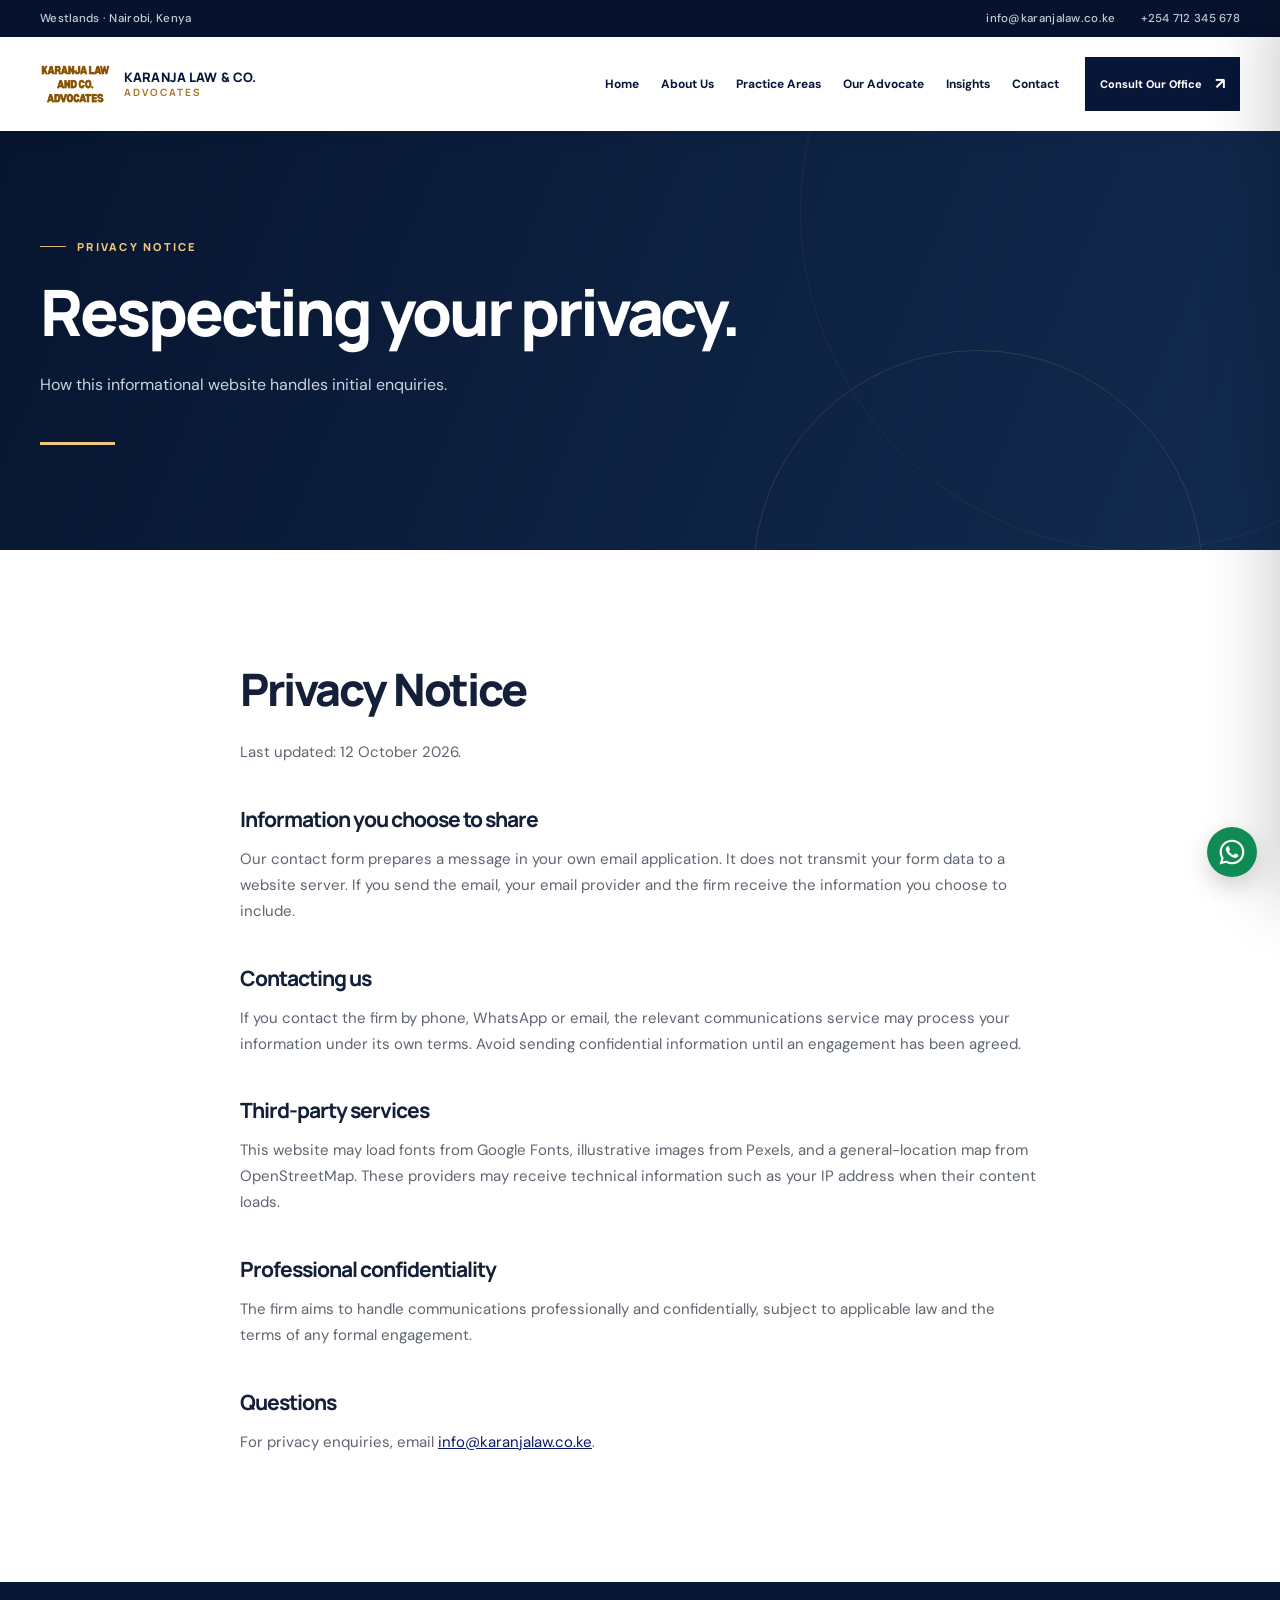
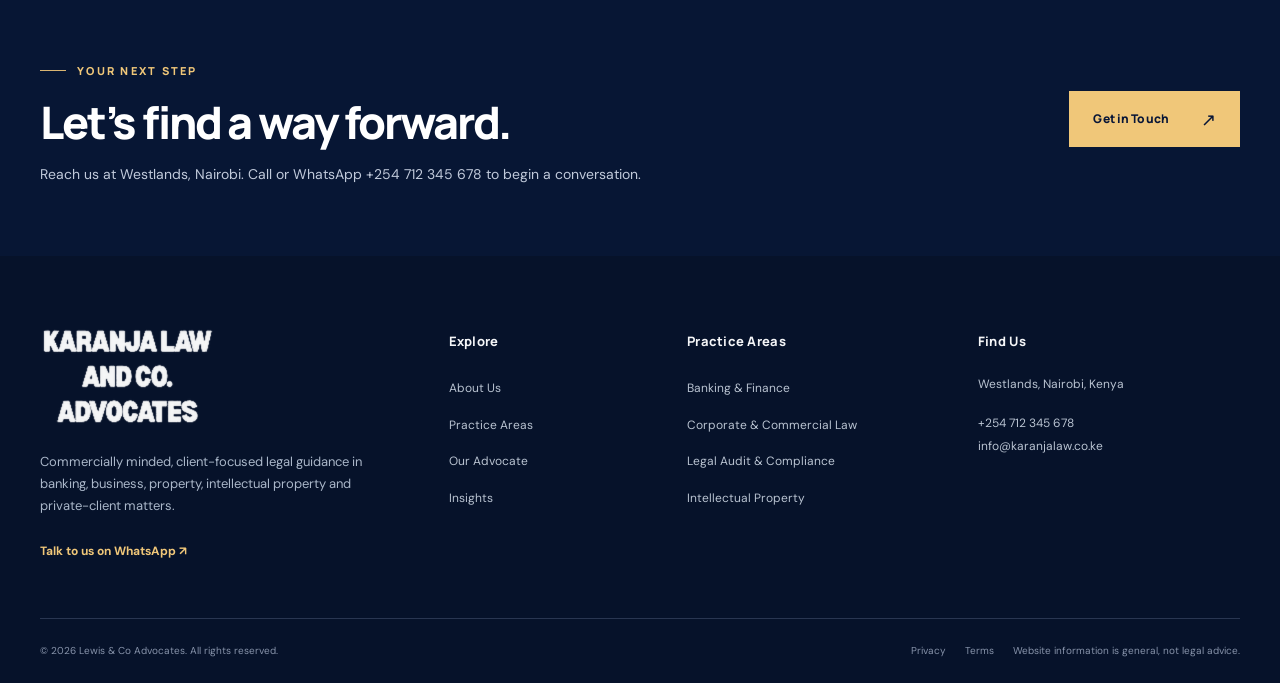
<file: privacy/index.html>
<!doctype html>
<html lang="en-KE"><head><meta charset="utf-8"/><meta content="width=device-width,initial-scale=1" name="viewport"/><meta content="#081637" name="theme-color"/><meta content="light" name="color-scheme"/><title>Privacy Notice | Karanja Law &amp; Co. Advocates</title><meta content="How Karanja Law &amp; Co. Advocates handles information provided through its website, contact links and enquiries." name="description"/><meta content="website" property="og:type"/><meta content="Privacy Notice | Karanja Law &amp; Co. Advocates" property="og:title"/><meta content="How Karanja Law &amp; Co. Advocates handles information provided through its website, contact links and enquiries." property="og:description"/><meta content="https://karanja-law-advocates.vercel.app/assets/social-preview.jpg" property="og:image"/><meta content="summary_large_image" name="twitter:card"/><link href="/assets/favicon.png" rel="icon" type="image/png"/><link href="https://fonts.googleapis.com" rel="preconnect"/><link crossorigin="" href="https://fonts.gstatic.com" rel="preconnect"/><link href="/assets/site.css" rel="stylesheet"/><script defer="" src="/assets/site.js"></script><meta content="Lewis &amp; Co Advocates legal services in Nairobi" property="og:image:alt"/><meta content="https://karanja-law-advocates.vercel.app/privacy/" property="og:url"/><meta content="Karanja Law &amp; Co. Advocates" property="og:site_name"/><meta content="en_KE" property="og:locale"/><meta content="Privacy Notice | Karanja Law &amp; Co. Advocates" name="twitter:title"/><meta content="How Karanja Law &amp; Co. Advocates handles information provided through its website, contact links and enquiries." name="twitter:description"/><meta content="https://karanja-law-advocates.vercel.app/assets/social-preview.jpg" name="twitter:image"/><meta content="index, follow, max-image-preview:large" name="robots"/><link href="https://karanja-law-advocates.vercel.app/privacy/" rel="canonical"/><script type="application/ld+json">{"@context": "https://schema.org", "@type": "LegalService", "name": "Karanja Law & Co. Advocates", "alternateName": "Karanja Law Advocates", "url": "https://karanja-law-advocates.vercel.app", "image": "https://karanja-law-advocates.vercel.app/assets/social-preview.jpg", "email": "info@karanjalaw.co.ke", "telephone": "+254712345678", "areaServed": {"@type": "Country", "name": "Kenya"}, "address": {"@type": "PostalAddress", "addressLocality": "Nairobi", "addressRegion": "Nairobi County", "addressCountry": "KE", "streetAddress": "Westlands"}, "employee": {"@type": "Person", "name": "Faith Wambui Karanja", "jobTitle": "Managing Partner"}, "hasOfferCatalog": {"@type": "OfferCatalog", "name": "Legal Practice Areas", "itemListElement": [{"@type": "OfferCatalog", "name": "Banking & Finance"}, {"@type": "OfferCatalog", "name": "Corporate & Commercial Law"}, {"@type": "OfferCatalog", "name": "Legal Audit & Compliance"}, {"@type": "OfferCatalog", "name": "Intellectual Property"}, {"@type": "OfferCatalog", "name": "Real Estate & Conveyancing"}, {"@type": "OfferCatalog", "name": "Employment & Labour Relations"}, {"@type": "OfferCatalog", "name": "Data Protection & Privacy"}, {"@type": "OfferCatalog", "name": "Estate Planning & Private Client"}, {"@type": "OfferCatalog", "name": "Business & Fintech Advisory"}]}}</script><script type="application/ld+json">{"@context": "https://schema.org", "@type": "BreadcrumbList", "itemListElement": [{"@type": "ListItem", "position": 1, "name": "Home", "item": "https://karanja-law-advocates.vercel.app/"}, {"@type": "ListItem", "position": 2, "name": "Privacy Notice", "item": "https://karanja-law-advocates.vercel.app/privacy/"}]}</script></head><body><a class="skip-link" href="#main-content">Skip to main content</a>
<div class="utility-bar"><div class="container utility-inner"><span>Westlands · Nairobi, Kenya</span><div class="utility-links"><a href="mailto:info@karanjalaw.co.ke">info@karanjalaw.co.ke</a><a href="tel:+254712345678">+254 712 345 678</a></div></div></div>
<header class="site-header" id="site-header"><div class="container nav-wrap"><a aria-label="Lewis &amp; Co Advocates home" class="brand" href="/"><img alt="Karanja Law &amp; Co. Advocates official logo" height="2327" src="/assets/karanja-logo-transparent-4k.png" width="4096"/><span class="brand-words"><strong>KARANJA LAW &amp; CO.</strong><em>ADVOCATES</em></span></a><nav aria-label="Main navigation" class="desktop-nav"><a class="nav-link" href="/">Home</a><a class="nav-link" href="/about/">About Us</a><a class="nav-link" href="/practice-areas/">Practice Areas</a><a class="nav-link" href="/managing-partner/">Our Advocate</a><a class="nav-link" href="/insights/">Insights</a><a class="nav-link" href="/contact/">Contact</a></nav><div class="header-actions"><a class="header-consult" href="/contact/">Consult Our Office <span aria-hidden="true">↗</span></a><button aria-controls="mobile-panel" aria-expanded="false" aria-label="Open navigation menu" class="menu-trigger" data-mobile-open="" type="button"><span></span><span></span><span></span></button></div></div></header>
<div aria-hidden="true" class="menu-backdrop" id="mobile-backdrop"></div><div aria-hidden="true" aria-label="Mobile navigation" class="mobile-panel" id="mobile-panel" inert=""><div class="mobile-top"><strong>LEWIS &amp; CO ADVOCATES</strong><button aria-label="Close navigation menu" data-mobile-close="" type="button">×</button></div><nav aria-label="Mobile links"><a class="mobile-nav-link" href="/">Home<span aria-hidden="true">↗</span></a><a class="mobile-nav-link" href="/about/">About Us<span aria-hidden="true">↗</span></a><a class="mobile-nav-link" href="/practice-areas/">Practice Areas<span aria-hidden="true">↗</span></a><a class="mobile-nav-link" href="/managing-partner/">Our Advocate<span aria-hidden="true">↗</span></a><a class="mobile-nav-link" href="/insights/">Insights<span aria-hidden="true">↗</span></a><a class="mobile-nav-link" href="/contact/">Contact<span aria-hidden="true">↗</span></a></nav><a class="btn btn-gold mobile-cta" href="/contact/"><span>Request a Consultation</span><span aria-hidden="true" class="btn-arrow">↗</span></a><div class="mobile-contact"><a href="tel:+254712345678">+254 712 345 678</a><a href="mailto:info@karanjalaw.co.ke">info@karanjalaw.co.ke</a></div></div><main id="main-content"><section class="page-hero"><div class="container"><span class="eyebrow eyebrow-light">PRIVACY NOTICE</span><h1>Respecting your privacy.</h1><p>How this informational website handles initial enquiries.</p><span aria-hidden="true" class="hero-line"></span></div></section><section class="section legal-page"><div class="container prose"><h2>Privacy Notice</h2><p>Last updated: 12 October 2026.</p><h3>Information you choose to share</h3><p>Our contact form prepares a message in your own email application. It does not transmit your form data to a website server. If you send the email, your email provider and the firm receive the information you choose to include.</p><h3>Contacting us</h3><p>If you contact the firm by phone, WhatsApp or email, the relevant communications service may process your information under its own terms. Avoid sending confidential information until an engagement has been agreed.</p><h3>Third-party services</h3><p>This website may load fonts from Google Fonts, illustrative images from Pexels, and a general-location map from OpenStreetMap. These providers may receive technical information such as your IP address when their content loads.</p><h3>Professional confidentiality</h3><p>The firm aims to handle communications professionally and confidentially, subject to applicable law and the terms of any formal engagement.</p><h3>Questions</h3><p>For privacy enquiries, email <a href="mailto:info@karanjalaw.co.ke">info@karanjalaw.co.ke</a>.</p></div></section></main><section class="prefooter"><div class="container prefooter-wrap"><div><span class="eyebrow eyebrow-light">YOUR NEXT STEP</span><h2>Let’s find a way forward.</h2><p>Reach us at Westlands, Nairobi. Call or WhatsApp +254 712 345 678 to begin a conversation.</p></div><a class="btn btn-gold" href="/contact/"><span>Get in Touch</span><span aria-hidden="true" class="btn-arrow">↗</span></a></div></section>
<footer class="site-footer"><div class="container"><div class="footer-main"><div class="footer-about"><a aria-label="Go to homepage" class="footer-brand" href="/"><img alt="Karanja Law &amp; Co. Advocates logo" height="2327" src="/assets/karanja-logo-footer-4k.png" width="4096"/></a><p>Commercially minded, client-focused legal guidance in banking, business, property, intellectual property and private-client matters.</p><a class="footer-whatsapp" href="https://wa.me/254712345678?text=Hello%20Karanja%20Law%20%26%20Co.%20Advocates%2C%20I%20would%20like%20to%20enquire%20about%20legal%20services." rel="noopener noreferrer" target="_blank">Talk to us on WhatsApp ↗</a></div><div><h3>Explore</h3><ul><li><a href="/about/">About Us</a></li><li><a href="/practice-areas/">Practice Areas</a></li><li><a href="/managing-partner/">Our Advocate</a></li><li><a href="/insights/">Insights</a></li></ul></div><div><h3>Practice Areas</h3><ul><li><a href="/practice-areas/#banking">Banking &amp; Finance</a></li><li><a href="/practice-areas/#commercial">Corporate &amp; Commercial Law</a></li><li><a href="/practice-areas/#audit">Legal Audit &amp; Compliance</a></li><li><a href="/practice-areas/#intellectual-property">Intellectual Property</a></li></ul></div><div class="footer-find"><h3>Find Us</h3><address>Westlands, Nairobi, Kenya</address><a href="tel:+254712345678">+254 712 345 678</a><a href="mailto:info@karanjalaw.co.ke">info@karanjalaw.co.ke</a></div></div><div class="footer-bottom"><p>© 2026 Lewis &amp; Co Advocates. All rights reserved.</p><div><a href="/privacy/">Privacy</a><a href="/terms/">Terms</a><span>Website information is general, not legal advice.</span></div></div></div></footer>
<a aria-label="Chat with Karanja Law &amp; Co. Advocates on WhatsApp" class="floating-whatsapp" href="https://wa.me/254712345678?text=Hello%20Karanja%20Law%20%26%20Co.%20Advocates%2C%20I%20would%20like%20to%20enquire%20about%20legal%20services." rel="noopener noreferrer" target="_blank" title="Chat with us on WhatsApp"><svg aria-hidden="true" focusable="false" role="img" viewbox="0 0 32 32" xmlns="http://www.w3.org/2000/svg"><path d="M16 .8C7.61.8.8 7.59.8 15.98c0 2.69.7 5.31 2.03 7.62L.7 31.3l7.91-2.08a15.15 15.15 0 0 0 7.37 1.88h.01c8.38 0 15.2-6.82 15.2-15.2 0-4.06-1.58-7.88-4.46-10.76A15.07 15.07 0 0 0 16 .8Zm0 27.73a12.54 12.54 0 0 1-6.39-1.75l-.46-.27-4.7 1.23 1.25-4.58-.3-.47a12.5 12.5 0 0 1-1.93-6.7C3.47 9.08 9.08 3.47 16 3.47a12.45 12.45 0 0 1 8.87 3.68 12.48 12.48 0 0 1 3.67 8.86c0 6.91-5.62 12.52-12.54 12.52Zm6.88-9.38c-.38-.19-2.23-1.1-2.58-1.23-.34-.13-.59-.19-.84.19s-.96 1.23-1.18 1.49-.44.29-.82.1a10.32 10.32 0 0 1-3.04-1.88 11.39 11.39 0 0 1-2.1-2.61c-.22-.38-.02-.58.16-.77.17-.17.38-.44.57-.66s.25-.38.38-.63.06-.47-.03-.66c-.1-.19-.85-2.04-1.16-2.8-.3-.74-.61-.64-.84-.65l-.71-.01c-.25 0-.66.1-1.01.47-.34.38-1.32 1.29-1.32 3.13s1.35 3.63 1.54 3.88c.19.25 2.65 4.04 6.42 5.66.9.39 1.61.62 2.16.79.91.29 1.74.25 2.4.15.73-.11 2.23-.91 2.55-1.79.32-.88.32-1.64.22-1.79-.1-.16-.35-.25-.72-.44Z" fill="currentColor"></path></svg><span aria-hidden="true" class="whatsapp-tooltip">WhatsApp Us</span></a></body></html>
</file>
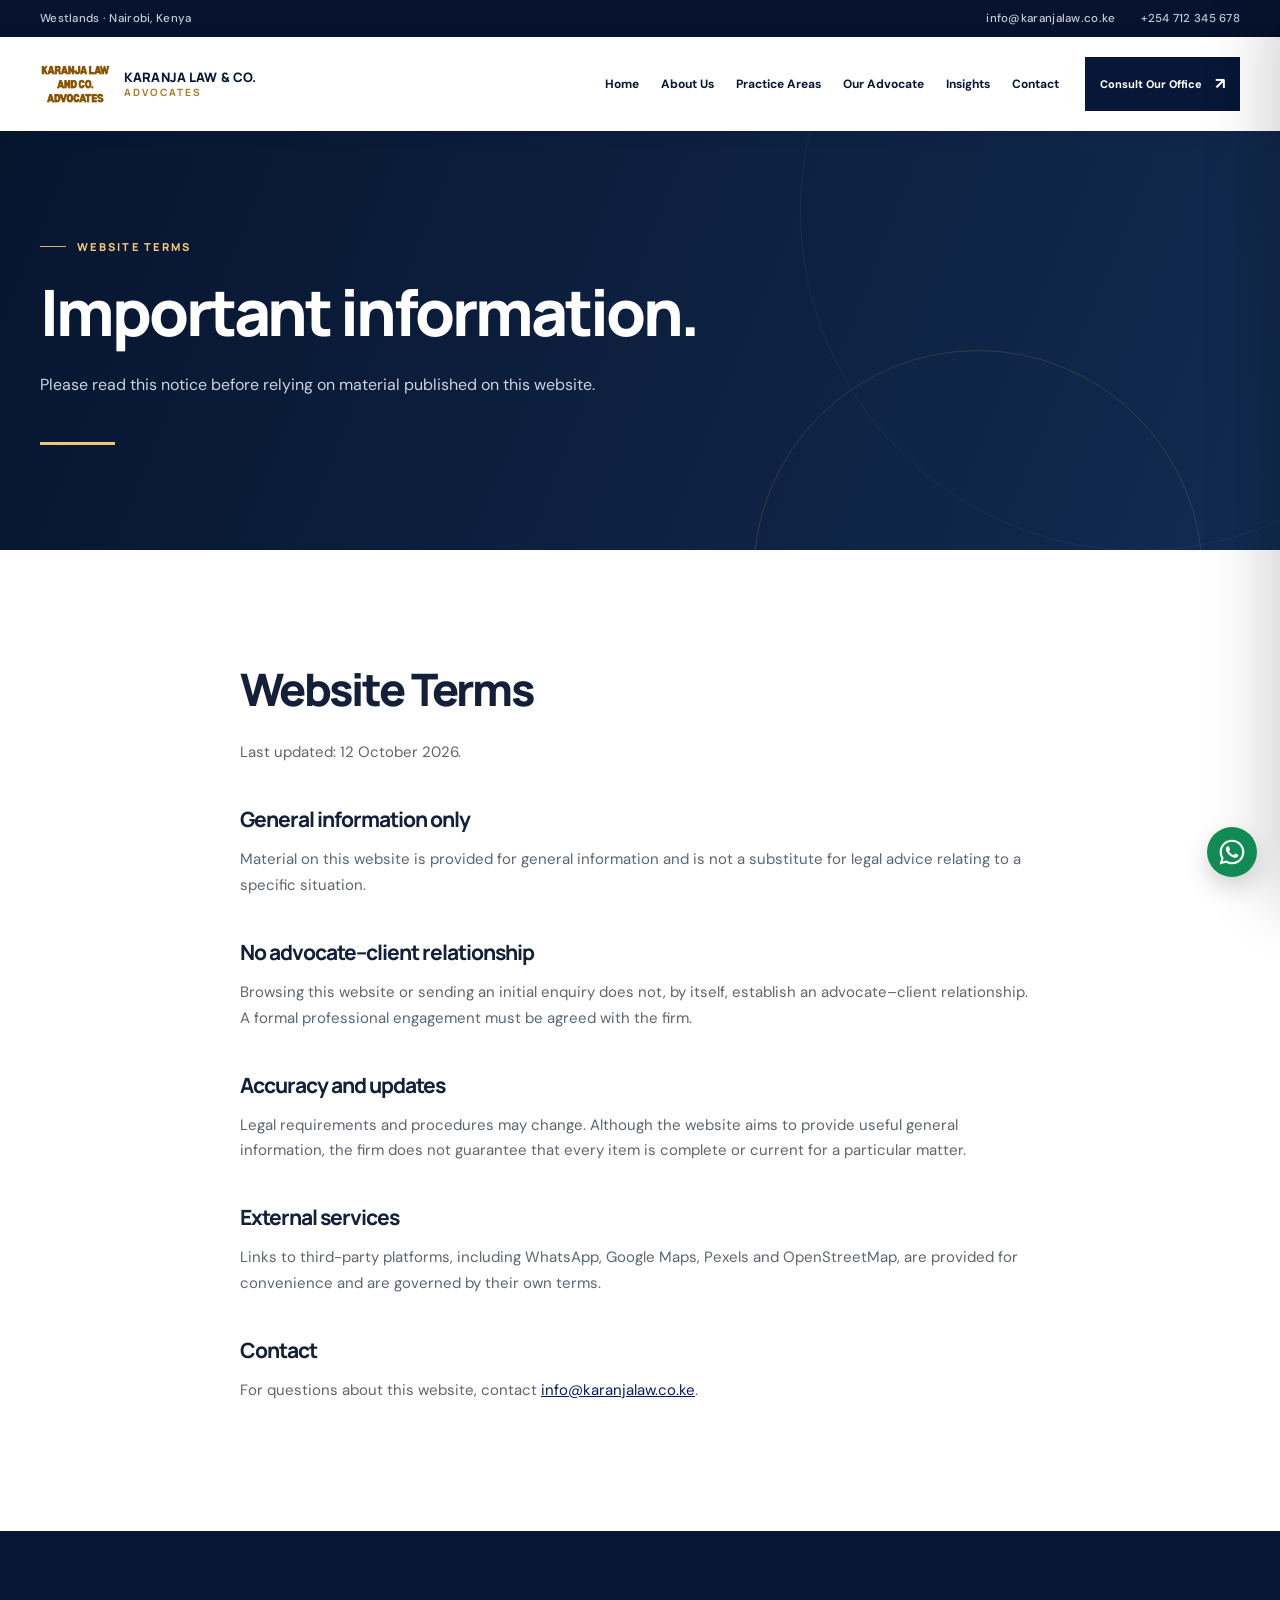
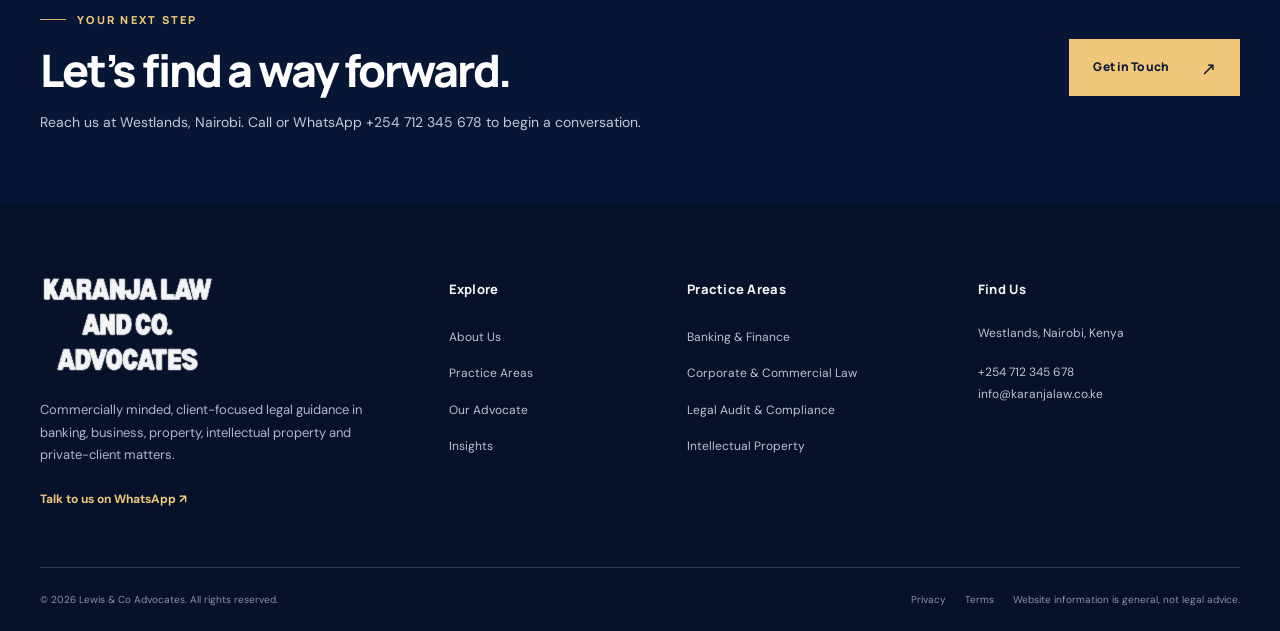
<file: terms/index.html>
<!doctype html>
<html lang="en-KE"><head><meta charset="utf-8"/><meta content="width=device-width,initial-scale=1" name="viewport"/><meta content="#081637" name="theme-color"/><meta content="light" name="color-scheme"/><title>Website Terms | Karanja Law &amp; Co. Advocates</title><meta content="Terms for using the Karanja Law &amp; Co. Advocates website and important legal-information notices." name="description"/><meta content="website" property="og:type"/><meta content="Website Terms | Karanja Law &amp; Co. Advocates" property="og:title"/><meta content="Terms for using the Karanja Law &amp; Co. Advocates website and important legal-information notices." property="og:description"/><meta content="https://karanja-law-advocates.vercel.app/assets/social-preview.jpg" property="og:image"/><meta content="summary_large_image" name="twitter:card"/><link href="/assets/favicon.png" rel="icon" type="image/png"/><link href="https://fonts.googleapis.com" rel="preconnect"/><link crossorigin="" href="https://fonts.gstatic.com" rel="preconnect"/><link href="/assets/site.css" rel="stylesheet"/><script defer="" src="/assets/site.js"></script><meta content="Lewis &amp; Co Advocates legal services in Nairobi" property="og:image:alt"/><meta content="https://karanja-law-advocates.vercel.app/terms/" property="og:url"/><meta content="Karanja Law &amp; Co. Advocates" property="og:site_name"/><meta content="en_KE" property="og:locale"/><meta content="Website Terms | Karanja Law &amp; Co. Advocates" name="twitter:title"/><meta content="Terms for using the Karanja Law &amp; Co. Advocates website and important legal-information notices." name="twitter:description"/><meta content="https://karanja-law-advocates.vercel.app/assets/social-preview.jpg" name="twitter:image"/><meta content="index, follow, max-image-preview:large" name="robots"/><link href="https://karanja-law-advocates.vercel.app/terms/" rel="canonical"/><script type="application/ld+json">{"@context": "https://schema.org", "@type": "LegalService", "name": "Karanja Law & Co. Advocates", "alternateName": "Karanja Law Advocates", "url": "https://karanja-law-advocates.vercel.app", "image": "https://karanja-law-advocates.vercel.app/assets/social-preview.jpg", "email": "info@karanjalaw.co.ke", "telephone": "+254712345678", "areaServed": {"@type": "Country", "name": "Kenya"}, "address": {"@type": "PostalAddress", "addressLocality": "Nairobi", "addressRegion": "Nairobi County", "addressCountry": "KE", "streetAddress": "Westlands"}, "employee": {"@type": "Person", "name": "Faith Wambui Karanja", "jobTitle": "Managing Partner"}, "hasOfferCatalog": {"@type": "OfferCatalog", "name": "Legal Practice Areas", "itemListElement": [{"@type": "OfferCatalog", "name": "Banking & Finance"}, {"@type": "OfferCatalog", "name": "Corporate & Commercial Law"}, {"@type": "OfferCatalog", "name": "Legal Audit & Compliance"}, {"@type": "OfferCatalog", "name": "Intellectual Property"}, {"@type": "OfferCatalog", "name": "Real Estate & Conveyancing"}, {"@type": "OfferCatalog", "name": "Employment & Labour Relations"}, {"@type": "OfferCatalog", "name": "Data Protection & Privacy"}, {"@type": "OfferCatalog", "name": "Estate Planning & Private Client"}, {"@type": "OfferCatalog", "name": "Business & Fintech Advisory"}]}}</script><script type="application/ld+json">{"@context": "https://schema.org", "@type": "BreadcrumbList", "itemListElement": [{"@type": "ListItem", "position": 1, "name": "Home", "item": "https://karanja-law-advocates.vercel.app/"}, {"@type": "ListItem", "position": 2, "name": "Website Terms", "item": "https://karanja-law-advocates.vercel.app/terms/"}]}</script></head><body><a class="skip-link" href="#main-content">Skip to main content</a>
<div class="utility-bar"><div class="container utility-inner"><span>Westlands · Nairobi, Kenya</span><div class="utility-links"><a href="mailto:info@karanjalaw.co.ke">info@karanjalaw.co.ke</a><a href="tel:+254712345678">+254 712 345 678</a></div></div></div>
<header class="site-header" id="site-header"><div class="container nav-wrap"><a aria-label="Lewis &amp; Co Advocates home" class="brand" href="/"><img alt="Karanja Law &amp; Co. Advocates official logo" height="2327" src="/assets/karanja-logo-transparent-4k.png" width="4096"/><span class="brand-words"><strong>KARANJA LAW &amp; CO.</strong><em>ADVOCATES</em></span></a><nav aria-label="Main navigation" class="desktop-nav"><a class="nav-link" href="/">Home</a><a class="nav-link" href="/about/">About Us</a><a class="nav-link" href="/practice-areas/">Practice Areas</a><a class="nav-link" href="/managing-partner/">Our Advocate</a><a class="nav-link" href="/insights/">Insights</a><a class="nav-link" href="/contact/">Contact</a></nav><div class="header-actions"><a class="header-consult" href="/contact/">Consult Our Office <span aria-hidden="true">↗</span></a><button aria-controls="mobile-panel" aria-expanded="false" aria-label="Open navigation menu" class="menu-trigger" data-mobile-open="" type="button"><span></span><span></span><span></span></button></div></div></header>
<div aria-hidden="true" class="menu-backdrop" id="mobile-backdrop"></div><div aria-hidden="true" aria-label="Mobile navigation" class="mobile-panel" id="mobile-panel" inert=""><div class="mobile-top"><strong>LEWIS &amp; CO ADVOCATES</strong><button aria-label="Close navigation menu" data-mobile-close="" type="button">×</button></div><nav aria-label="Mobile links"><a class="mobile-nav-link" href="/">Home<span aria-hidden="true">↗</span></a><a class="mobile-nav-link" href="/about/">About Us<span aria-hidden="true">↗</span></a><a class="mobile-nav-link" href="/practice-areas/">Practice Areas<span aria-hidden="true">↗</span></a><a class="mobile-nav-link" href="/managing-partner/">Our Advocate<span aria-hidden="true">↗</span></a><a class="mobile-nav-link" href="/insights/">Insights<span aria-hidden="true">↗</span></a><a class="mobile-nav-link" href="/contact/">Contact<span aria-hidden="true">↗</span></a></nav><a class="btn btn-gold mobile-cta" href="/contact/"><span>Request a Consultation</span><span aria-hidden="true" class="btn-arrow">↗</span></a><div class="mobile-contact"><a href="tel:+254712345678">+254 712 345 678</a><a href="mailto:info@karanjalaw.co.ke">info@karanjalaw.co.ke</a></div></div><main id="main-content"><section class="page-hero"><div class="container"><span class="eyebrow eyebrow-light">WEBSITE TERMS</span><h1>Important information.</h1><p>Please read this notice before relying on material published on this website.</p><span aria-hidden="true" class="hero-line"></span></div></section><section class="section legal-page"><div class="container prose"><h2>Website Terms</h2><p>Last updated: 12 October 2026.</p><h3>General information only</h3><p>Material on this website is provided for general information and is not a substitute for legal advice relating to a specific situation.</p><h3>No advocate–client relationship</h3><p>Browsing this website or sending an initial enquiry does not, by itself, establish an advocate–client relationship. A formal professional engagement must be agreed with the firm.</p><h3>Accuracy and updates</h3><p>Legal requirements and procedures may change. Although the website aims to provide useful general information, the firm does not guarantee that every item is complete or current for a particular matter.</p><h3>External services</h3><p>Links to third-party platforms, including WhatsApp, Google Maps, Pexels and OpenStreetMap, are provided for convenience and are governed by their own terms.</p><h3>Contact</h3><p>For questions about this website, contact <a href="mailto:info@karanjalaw.co.ke">info@karanjalaw.co.ke</a>.</p></div></section></main><section class="prefooter"><div class="container prefooter-wrap"><div><span class="eyebrow eyebrow-light">YOUR NEXT STEP</span><h2>Let’s find a way forward.</h2><p>Reach us at Westlands, Nairobi. Call or WhatsApp +254 712 345 678 to begin a conversation.</p></div><a class="btn btn-gold" href="/contact/"><span>Get in Touch</span><span aria-hidden="true" class="btn-arrow">↗</span></a></div></section>
<footer class="site-footer"><div class="container"><div class="footer-main"><div class="footer-about"><a aria-label="Go to homepage" class="footer-brand" href="/"><img alt="Karanja Law &amp; Co. Advocates logo" height="2327" src="/assets/karanja-logo-footer-4k.png" width="4096"/></a><p>Commercially minded, client-focused legal guidance in banking, business, property, intellectual property and private-client matters.</p><a class="footer-whatsapp" href="https://wa.me/254712345678?text=Hello%20Karanja%20Law%20%26%20Co.%20Advocates%2C%20I%20would%20like%20to%20enquire%20about%20legal%20services." rel="noopener noreferrer" target="_blank">Talk to us on WhatsApp ↗</a></div><div><h3>Explore</h3><ul><li><a href="/about/">About Us</a></li><li><a href="/practice-areas/">Practice Areas</a></li><li><a href="/managing-partner/">Our Advocate</a></li><li><a href="/insights/">Insights</a></li></ul></div><div><h3>Practice Areas</h3><ul><li><a href="/practice-areas/#banking">Banking &amp; Finance</a></li><li><a href="/practice-areas/#commercial">Corporate &amp; Commercial Law</a></li><li><a href="/practice-areas/#audit">Legal Audit &amp; Compliance</a></li><li><a href="/practice-areas/#intellectual-property">Intellectual Property</a></li></ul></div><div class="footer-find"><h3>Find Us</h3><address>Westlands, Nairobi, Kenya</address><a href="tel:+254712345678">+254 712 345 678</a><a href="mailto:info@karanjalaw.co.ke">info@karanjalaw.co.ke</a></div></div><div class="footer-bottom"><p>© 2026 Lewis &amp; Co Advocates. All rights reserved.</p><div><a href="/privacy/">Privacy</a><a href="/terms/">Terms</a><span>Website information is general, not legal advice.</span></div></div></div></footer>
<a aria-label="Chat with Karanja Law &amp; Co. Advocates on WhatsApp" class="floating-whatsapp" href="https://wa.me/254712345678?text=Hello%20Karanja%20Law%20%26%20Co.%20Advocates%2C%20I%20would%20like%20to%20enquire%20about%20legal%20services." rel="noopener noreferrer" target="_blank" title="Chat with us on WhatsApp"><svg aria-hidden="true" focusable="false" role="img" viewbox="0 0 32 32" xmlns="http://www.w3.org/2000/svg"><path d="M16 .8C7.61.8.8 7.59.8 15.98c0 2.69.7 5.31 2.03 7.62L.7 31.3l7.91-2.08a15.15 15.15 0 0 0 7.37 1.88h.01c8.38 0 15.2-6.82 15.2-15.2 0-4.06-1.58-7.88-4.46-10.76A15.07 15.07 0 0 0 16 .8Zm0 27.73a12.54 12.54 0 0 1-6.39-1.75l-.46-.27-4.7 1.23 1.25-4.58-.3-.47a12.5 12.5 0 0 1-1.93-6.7C3.47 9.08 9.08 3.47 16 3.47a12.45 12.45 0 0 1 8.87 3.68 12.48 12.48 0 0 1 3.67 8.86c0 6.91-5.62 12.52-12.54 12.52Zm6.88-9.38c-.38-.19-2.23-1.1-2.58-1.23-.34-.13-.59-.19-.84.19s-.96 1.23-1.18 1.49-.44.29-.82.1a10.32 10.32 0 0 1-3.04-1.88 11.39 11.39 0 0 1-2.1-2.61c-.22-.38-.02-.58.16-.77.17-.17.38-.44.57-.66s.25-.38.38-.63.06-.47-.03-.66c-.1-.19-.85-2.04-1.16-2.8-.3-.74-.61-.64-.84-.65l-.71-.01c-.25 0-.66.1-1.01.47-.34.38-1.32 1.29-1.32 3.13s1.35 3.63 1.54 3.88c.19.25 2.65 4.04 6.42 5.66.9.39 1.61.62 2.16.79.91.29 1.74.25 2.4.15.73-.11 2.23-.91 2.55-1.79.32-.88.32-1.64.22-1.79-.1-.16-.35-.25-.72-.44Z" fill="currentColor"></path></svg><span aria-hidden="true" class="whatsapp-tooltip">WhatsApp Us</span></a></body></html>
</file>
<file: assets/site.css>
@import url('https://fonts.googleapis.com/css2?family=DM+Sans:wght@400;500;600;700&family=Manrope:wght@400;500;600;700;800&display=swap');
:root{--navy:#081637;--navy2:#0d2343;--blue:#091969;--royal:#1726a2;--gold:#b88735;--gold-light:#f0c779;--gold-tint:#f8e9ce;--ink:#142039;--body:#5e6570;--muted:#7d8799;--cream:#f8f6f1;--off:#fcfbf8;--line:#e7e5df;--white:#fff;--serif:'Manrope',Arial,sans-serif;--sans:'DM Sans',Arial,sans-serif;--display:'Manrope',Arial,sans-serif;--shadow:0 25px 80px rgba(9,21,54,.09)}
*,*:before,*:after{box-sizing:border-box}html{scroll-behavior:smooth;scroll-padding-top:110px}body{margin:0;font-family:var(--sans);color:var(--ink);background:#fff;line-height:1.72;-webkit-font-smoothing:antialiased}body.nav-open{overflow:hidden}img{max-width:100%;display:block}a{color:inherit;text-decoration:none}button,input,select,textarea{font:inherit}button{cursor:pointer}a,button,input,textarea,select{-webkit-tap-highlight-color:transparent}::selection{background:#e9c777;color:#091637}:focus-visible{outline:3px solid #d7a43d;outline-offset:4px}.container{width:min(calc(100% - 72px),1200px);margin-inline:auto}.wide-container{width:min(calc(100% - 72px),1340px);margin-inline:auto}.skip-link{position:absolute;top:-80px;left:12px;z-index:9999;background:var(--navy);padding:12px 20px;color:#fff}.skip-link:focus{top:12px}.eyebrow{display:inline-flex;align-items:center;gap:11px;color:var(--gold);font-family:var(--display);font-size:11px;font-weight:800;letter-spacing:2.25px;text-transform:uppercase;line-height:1.6}.eyebrow:before{content:"";width:26px;height:1px;background:currentColor;opacity:.9}.eyebrow-light{color:var(--gold-light)}h1,h2,h3,h4,p{margin-top:0}h1,h2,h3{font-family:var(--display);letter-spacing:-.048em}h1{font-weight:800;line-height:1.12}h2{font-size:clamp(32px,3.5vw,51px);font-weight:800;line-height:1.2}h3{font-weight:750}p{color:var(--body)}.section{padding:112px 0}.btn{display:inline-flex;align-items:center;justify-content:space-between;gap:32px;padding:17px 23px;min-height:53px;font-size:12px;font-family:var(--display);font-weight:800;letter-spacing:.01em;border:1px solid transparent;transition:background .2s,color .2s,border-color .2s,transform .2s;white-space:nowrap}.btn:hover{transform:translateY(-2px)}.btn-arrow{font-size:18px;font-weight:500;line-height:1}.btn-dark{background:var(--navy);color:#fff}.btn-dark:hover{background:var(--blue)}.btn-gold{background:var(--gold-light);color:var(--navy)}.btn-gold:hover{background:#f8dc9b}.btn-outline{border-color:#c6c9cf;background:transparent;color:var(--ink)}.btn-outline:hover{background:var(--navy);color:#fff;border-color:var(--navy)}.btn-light-outline{border-color:#7e8598;color:white;background:transparent}.btn-light-outline:hover{border-color:var(--gold-light);background:rgba(255,255,255,.08)}.section-head{display:flex;align-items:end;justify-content:space-between;gap:35px;margin-bottom:43px}.section-head h2{margin:15px 0 15px}.section-head p{max-width:625px;font-size:16px;margin-bottom:0}.section-head .btn{margin-bottom:10px}
/* The reference website's fine navy top bar and cream/white main navigation */
.utility-bar{background:#07132e;color:#c7ccd6;font-size:11.5px;font-weight:500;letter-spacing:.025em}.utility-inner{display:flex;align-items:center;justify-content:space-between;gap:20px;min-height:37px}.utility-links{display:flex;gap:26px;align-items:center}.utility-links a:hover{color:var(--gold-light)}.site-header{position:sticky;top:0;z-index:100;background:#fff;box-shadow:0 2px 18px rgba(12,21,40,.075)}.nav-wrap{min-height:94px;display:flex;align-items:center;justify-content:space-between;gap:26px}.brand{width:268px;flex:0 0 268px;display:flex;align-items:center}.brand img{width:100%;height:auto;max-height:77px;object-fit:contain}.desktop-nav{display:flex;align-items:center;gap:22px;margin-left:auto}.nav-link{color:var(--navy);font-size:12px;font-weight:700;line-height:1.5;white-space:nowrap;position:relative;padding:8px 0}.nav-link:after{content:"";position:absolute;left:0;right:100%;height:2px;bottom:2px;background:var(--gold);transition:right .2s}.nav-link:hover:after,.nav-link.active:after{right:0}.nav-link.active{color:#a47726}.header-actions{display:flex;align-items:center}.header-consult{background:var(--navy);color:white;display:flex;gap:13px;align-items:center;padding:13px 15px;font-size:11px;font-weight:800;white-space:nowrap;transition:background .2s}.header-consult:hover{background:var(--blue)}.header-consult span{font-size:16px}.menu-trigger{display:none;background:none;border:0;padding:12px;flex-direction:column;justify-content:center;gap:5px;width:46px;height:46px}.menu-trigger span{width:23px;height:2px;background:var(--navy);display:block}.menu-backdrop{position:fixed;inset:0;background:rgba(0,0,0,.56);z-index:180;opacity:0;visibility:hidden;transition:opacity .25s,visibility .25s}.menu-backdrop.visible{opacity:1;visibility:visible}.mobile-panel{position:fixed;z-index:190;right:0;top:0;bottom:0;width:min(380px,88vw);background:#fff;transform:translateX(102%);transition:transform .28s ease;padding:29px 29px 34px;overflow-y:auto;box-shadow:-20px 0 60px rgba(0,0,0,.18)}.mobile-panel.open{transform:translateX(0)}.mobile-top{display:flex;justify-content:space-between;align-items:start;gap:14px;font-size:12px;line-height:1.6;letter-spacing:.07em;color:var(--navy);margin-bottom:28px}.mobile-top button{font-size:31px;border:0;background:none;line-height:1;padding:0 5px}.mobile-panel nav{display:flex;flex-direction:column}.mobile-nav-link{padding:12px 3px;border-bottom:1px solid var(--line);font:700 20px/1.5 var(--display);display:flex;justify-content:space-between;gap:20px}.mobile-nav-link span{color:var(--gold)}.mobile-cta{width:100%;margin-top:25px}.mobile-contact{display:flex;flex-direction:column;gap:5px;font-size:13px;margin-top:30px;overflow-wrap:anywhere}
/* HOME HERO */
.hero-home{position:relative;background:linear-gradient(110deg,#07132d 0%,#0a1b41 62%,#172c54 100%);color:white;overflow:hidden}.hero-home:before{content:"";position:absolute;inset:0;pointer-events:none;background:radial-gradient(circle at 70% 25%,rgba(230,194,119,.06),transparent 48%)}.hero-grid{display:grid;grid-template-columns:53% 47%;align-items:center;min-height:690px;gap:0;position:relative}.hero-copy{position:relative;z-index:2;padding:84px 0 68px}.hero-copy h1{font-size:clamp(48px,5.0vw,77px);max-width:700px;margin:28px -45px 25px 0}.hero-copy h1 em{font-style:normal;color:var(--gold-light)}.hero-copy>p{font-size:16px;line-height:1.9;color:#c7cfdf;max-width:555px;margin-bottom:32px}.hero-buttons{display:flex;gap:13px;flex-wrap:wrap}.hero-trust{display:flex;gap:17px;flex-wrap:wrap;margin-top:51px;padding-top:23px;border-top:1px solid rgba(255,255,255,.16);color:#c1c9d9;font-size:11px}.hero-trust span:not(:last-child):after{content:"•";color:var(--gold-light);margin-left:17px}.scroll-cue{display:inline-flex;align-items:center;gap:14px;margin-top:37px;font-family:var(--display);font-size:10px;letter-spacing:2px;font-weight:800;color:#f2d494}.scroll-cue span{font-size:20px}.hero-visual{position:relative;height:600px;align-self:end;margin-left:24px;display:flex;align-items:flex-end;justify-content:flex-end}.hero-visual:before{content:"";position:absolute;inset:30px -75px 0 55px;border:1px solid rgba(221,188,112,.53);z-index:0;border-radius:45% 45% 0 0}.hero-photo-ring{position:absolute;inset:0 -78px 0 14px;border-radius:250px 250px 0 0;background:linear-gradient(130deg,#a1a6bd,#636d8c);opacity:.22;z-index:0}.hero-visual img{position:relative;z-index:1;width:92%;height:565px;object-fit:cover;object-position:center 20%;border-radius:220px 220px 0 0;filter:saturate(.91)}.hero-photo-caption{position:absolute;z-index:3;right:-15px;bottom:28px;display:flex;flex-direction:column;align-items:flex-start;gap:1px;background:var(--gold-light);color:var(--navy);min-width:225px;padding:15px 25px;box-shadow:0 15px 35px #07132e33}.hero-photo-caption span{font:800 18px var(--display);letter-spacing:.05em}.hero-photo-caption small{font-size:9px;letter-spacing:2px;font-weight:700}.hero-bottom-accent{position:absolute;height:4px;background:linear-gradient(90deg,var(--gold),#f5d892,transparent);width:41%;left:0;bottom:0}
/* ABOUT */
.section-about{background:white}.about-grid{display:grid;grid-template-columns:minmax(0,46fr) minmax(0,54fr);align-items:center;gap:76px}.about-art{position:relative;max-height:585px;min-height:525px;background:#d9d6db;padding:0 30px 30px 0}.about-art img{height:540px;width:100%;object-fit:cover;object-position:center 14%;filter:saturate(.82)}.about-art:before{content:"";position:absolute;z-index:0;left:-20px;top:40px;bottom:-24px;width:75%;background:#ede7d7}.about-art img{position:relative;z-index:1}.about-art-caption{position:absolute;z-index:2;bottom:9px;right:-22px;background:var(--navy);color:white;padding:20px 23px;display:flex;flex-direction:column;letter-spacing:3px;font:800 10px/1.8 var(--display)}.about-text h2{margin:17px 0 19px}.about-text h3{font-size:24px;line-height:1.38;letter-spacing:-.04em}.about-text h3 span{color:var(--gold)}.about-text p{max-width:590px;margin-bottom:18px}.about-text blockquote{border-left:3px solid var(--gold);padding:5px 0 5px 20px;margin:27px 0 29px;color:var(--navy);font-size:17px;font-style:italic;font-family:Georgia,serif}
/* PRINCIPLES */
.section-principles{background:var(--cream)}.principle-grid{display:grid;grid-template-columns:repeat(3,1fr);gap:22px}.principle-grid article{padding:39px 37px;background:white;min-height:240px;box-shadow:0 10px 35px #08163709;border-top:3px solid var(--gold)}.principle-grid article>span,.values-grid article>span{color:var(--gold);font-size:11px;font-weight:800;letter-spacing:2px}.principle-grid h3{margin:19px 0 14px;font-size:24px}.principle-grid p{margin-bottom:0;font-size:14px}
/* PRACTICE TILES */
.section-practices{background:#fff}.practice-grid{display:grid;grid-template-columns:repeat(3,1fr);gap:1px;background:#cfd4de;border:1px solid #cfd4de}.practice-tile{min-height:251px;padding:29px 30px 30px;background:#0a1b3d;color:white;display:flex;flex-direction:column;position:relative;overflow:hidden;transition:background .2s,transform .2s}.practice-tile:nth-child(2),.practice-tile:nth-child(4),.practice-tile:nth-child(6){background:#102649}.practice-tile:hover{background:#193462;transform:translateY(-2px);z-index:1}.practice-tile:before{content:"";position:absolute;right:-25px;bottom:-35px;width:150px;height:150px;border:1px solid #ffffff15;border-radius:50%}.tile-number{color:var(--gold-light);font-size:10px;letter-spacing:1.6px;font-weight:700}.tile-line{width:31px;height:1px;background:var(--gold-light);margin:20px 0 14px}.practice-tile h3{font-size:23px;letter-spacing:-.045em;line-height:1.3;max-width:300px;margin:auto 0 27px}.tile-foot{color:#d2d9e5;font-size:9px;font-weight:800;letter-spacing:1.7px;display:flex;align-items:center;justify-content:space-between;gap:12px}.tile-foot span{color:var(--gold-light);font-size:24px;line-height:1}.more-practices{margin-top:21px;display:flex;align-items:start;justify-content:space-between;gap:22px;padding:22px 4px;border-bottom:1px solid var(--line)}.more-practices>span{flex:0 0 185px;font-size:10px;font-weight:800;letter-spacing:1.2px;color:var(--gold)}.more-practices p{font-size:13px;margin:0}.more-practices b{color:var(--gold);padding:0 3px}
/* MIDPAGE SECTIONS */
.negotiation-section{background:linear-gradient(105deg,#0c1c3a,#172d4d);padding:76px 0;position:relative;color:white}.negotiation-wrap{display:grid;grid-template-columns:1.2fr 1fr;align-items:center;gap:85px}.negotiation-wrap h2{margin:19px 0 0;line-height:1.23}.negotiation-wrap p{color:#c6d0df;font-size:15px;max-width:465px;margin-bottom:25px}.approach-section{background:var(--off)}.approach-grid{display:grid;grid-template-columns:minmax(0,42fr) minmax(0,58fr);gap:55px}.approach-grid h2{margin-top:18px}.approach-grid>div>p{max-width:330px}.approach-list{display:grid;grid-template-columns:repeat(2,1fr);gap:37px 28px}.approach-item{display:flex;align-items:start;gap:15px;padding-top:15px;border-top:1px solid #dedfdf}.approach-num{color:var(--gold);font:800 19px var(--display)}.approach-item h3{font-size:17px;margin:1px 0 9px}.approach-item p{font-size:13px;margin:0}.advocate-feature{background:#f4f2ed;overflow:hidden}.advocate-feature-grid{display:grid;grid-template-columns:1fr 1fr;gap:95px;align-items:center}.advocate-feature-content h2{max-width:620px;margin-top:18px}.advocate-feature-content p{font-size:15px;max-width:485px}.advocate-name{display:block;color:var(--gold);font-size:10px;letter-spacing:2px;font-weight:800;margin:25px 0 24px}.advocate-feature-photo{position:relative;height:490px}.advocate-feature-photo:after{content:"";position:absolute;z-index:0;inset:38px -30px -30px 38px;border:1px solid var(--gold)}.advocate-feature-photo img{position:relative;z-index:1;object-fit:cover;object-position:center 20%;width:100%;height:100%}.insight-preview{background:white}.insight-grid{display:grid;grid-template-columns:repeat(3,1fr);gap:25px}.insight-card{padding:30px;border:1px solid var(--line);min-height:330px;display:flex;flex-direction:column;transition:box-shadow .2s,transform .2s}.insight-card:hover{box-shadow:var(--shadow);transform:translateY(-3px)}.small-caps{font-size:10px;font-weight:800;color:var(--gold);letter-spacing:1.35px}.insight-card h3{font-size:22px;line-height:1.38;margin:24px 0 13px}.insight-card p{font-size:13px;display:-webkit-box;-webkit-line-clamp:3;-webkit-box-orient:vertical;overflow:hidden}.read-more{margin-top:auto;padding-top:18px;border-top:1px solid var(--line);font-size:11px;font-weight:800;display:flex;justify-content:space-between;color:var(--navy)}.read-more span{font-size:18px;color:var(--gold)}.closing-strip{background:var(--cream);padding:66px 0}.closing-content{display:flex;align-items:center;justify-content:space-between;gap:28px}.closing-content h2{font-size:clamp(24px,2.9vw,36px);margin-bottom:7px}.closing-content p{margin:0;font-size:14px}
/* INNER PAGE TOP */
.page-hero{background:linear-gradient(112deg,#07152f,#122b50);color:white;position:relative;overflow:hidden;padding:97px 0 105px}.page-hero:before{content:"";position:absolute;border:1px solid #ffffff0d;right:-200px;top:-260px;width:680px;height:680px;border-radius:50%}.page-hero:after{content:"";position:absolute;right:6%;bottom:-250px;width:450px;height:450px;border:1px solid rgba(208,176,103,.16);border-radius:50%}.page-hero .container{position:relative;z-index:1}.page-hero h1{font-size:clamp(43px,5vw,68px);max-width:880px;margin:20px 0 23px}.page-hero p{font-size:16px;max-width:740px;color:#cdd3df;line-height:1.9;margin:0}.hero-line{display:block;margin-top:41px;width:75px;height:3px;background:var(--gold-light)}
/* ABOUT PAGE */
.editorial-grid{display:grid;grid-template-columns:1.25fr .75fr;gap:100px;align-items:center}.editorial-copy h2{margin-top:17px}.editorial-copy p{max-width:625px}.editorial-copy .btn{margin-top:15px}.office-card{background:var(--cream);padding:47px 38px;border-left:4px solid var(--gold)}.office-card h3{font-size:31px;line-height:1.2;margin:24px 0 10px}.office-card address,.location-details address,.contact-point address{font-style:normal}.office-card address{margin:25px 0;font-size:15px}.office-card a{color:var(--gold);font-size:12px;font-weight:800}.values-section{background:var(--cream)}.values-grid{display:grid;grid-template-columns:repeat(3,1fr);gap:35px}.values-grid article{border-top:2px solid var(--gold);padding-top:22px}.values-grid h3{font-size:22px;margin:18px 0 9px}.values-grid p{font-size:14px}.about-bottom-grid{display:grid;grid-template-columns:1fr 1fr;align-items:center;gap:90px}.about-bottom-grid h2{margin:15px 0}.about-bottom-grid p{max-width:520px}.about-bottom-grid img{width:100%;max-width:505px;box-shadow:0 25px 58px #08163722;border-radius:4px}.about-bottom-grid .btn{margin-top:16px}
/* PRACTICE PAGE */
.practice-intro{padding-bottom:55px}.practice-intro .section-head{margin-bottom:0}.practice-row{padding:74px 0;background:#fff;scroll-margin-top:105px}.practice-row.row-alt{background:var(--cream)}.practice-row-grid{display:grid;grid-template-columns:1fr 1fr;align-items:center;gap:80px}.area-img{height:410px;background:linear-gradient(145deg,#0c1d3c,#2c4670);position:relative;overflow:hidden}.area-img img{width:100%;height:100%;object-fit:cover;filter:saturate(.8);opacity:.92}.area-img:after{content:"";position:absolute;inset:0;background:linear-gradient(0deg,rgba(8,22,55,.38),transparent 55%)}.img-counter{position:absolute;z-index:2;bottom:20px;left:23px;color:white;font-size:11px;font-weight:800;letter-spacing:2px}.area-copy h2{margin:18px 0 17px;font-size:clamp(30px,3.3vw,47px)}.area-copy h3{font-size:17px;color:var(--gold);letter-spacing:-.025em;margin-bottom:20px}.area-copy>p{font-size:14px;max-width:520px}.area-copy ul{list-style:none;padding:0;margin:22px 0 29px}.area-copy li{border-bottom:1px solid var(--line);padding:9px 0 9px 21px;font-size:13px;position:relative}.area-copy li:before{content:"•";position:absolute;left:0;color:var(--gold)}
/* ADVOCATE PROFILE */
.profile-grid{display:grid;grid-template-columns:minmax(0,49fr) minmax(0,51fr);gap:80px;align-items:center}.profile-photo{position:relative;background:#9d9cad;max-width:510px}.profile-photo img{width:100%;height:600px;object-fit:cover;object-position:center 18%}.profile-photo-label{position:absolute;left:0;bottom:0;right:0;background:rgba(8,22,55,.93);font-size:11px;letter-spacing:1.3px;padding:17px 20px;color:white;text-align:center;font-weight:800}.profile-description h2{margin:19px 0}.profile-description p{font-size:15px}.profile-note{margin:22px 0 27px;padding:13px 18px;background:var(--cream);border-left:3px solid var(--gold);font-size:12px;line-height:1.8;color:var(--body)}
/* INSIGHTS */
.article-list{max-width:980px}.full-article{display:grid;grid-template-columns:145px 1fr;gap:55px;padding:0 0 70px;margin-bottom:70px;border-bottom:1px solid var(--line);scroll-margin-top:135px}.full-article:last-of-type{margin-bottom:25px}.article-index{font-size:11px;font-weight:800;letter-spacing:2px;color:var(--gold);padding-top:12px}.full-article h2{margin:16px 0 21px;font-size:clamp(30px,3.7vw,45px)}.full-article p{font-size:15px}.full-article ul{margin:17px 0 20px;padding-left:20px;color:var(--body);font-size:14px}.full-article li{padding:4px 0}.full-article .btn{margin-top:12px}.disclaimer{font-size:12px;border-left:2px solid var(--gold);padding-left:20px}
/* CONTACT */
.contact-grid{display:grid;grid-template-columns:.84fr 1.16fr;gap:87px;align-items:start}.contact-info h2{margin:16px 0 20px}.contact-info>p{font-size:15px;margin-bottom:32px}.contact-point{border-top:1px solid var(--line);padding:19px 0;display:flex;flex-direction:column;gap:5px}.contact-point>span{font-size:10px;color:var(--gold);letter-spacing:1.7px;font-weight:800}.contact-point>a,.contact-point address{font-size:16px;font-weight:700;line-height:1.6;overflow-wrap:anywhere}.contact-info>.btn{margin-top:24px}.contact-form-card{padding:42px 40px;background:var(--cream);box-shadow:0 14px 50px #08163710}.contact-form-card h3{font-size:32px;margin:13px 0 6px}.contact-form-card>p{font-size:13px;margin-bottom:27px}.form-grid{display:grid;grid-template-columns:repeat(2,minmax(0,1fr));gap:19px}.field{display:flex;flex-direction:column;gap:8px}.field.full,.check-label.full{grid-column:1/-1}.field label{font-size:12px;font-weight:700;color:var(--ink)}.field label span{color:var(--gold)}.field input,.field select,.field textarea{width:100%;background:#fff;border:1px solid #dfdfde;border-radius:0;padding:12px 13px;font-size:13px;color:var(--ink);outline:0;transition:border-color .15s}.field input:focus,.field select:focus,.field textarea:focus{border-color:var(--gold);box-shadow:0 0 0 2px rgba(189,142,38,.12)}.field textarea{resize:vertical;min-height:130px}.field input::placeholder,.field textarea::placeholder{color:#959aa0}.honeypot{position:absolute;left:-99999px;width:1px;height:1px;overflow:hidden}.check-label{display:flex;gap:12px;align-items:flex-start;font-size:11.5px;color:var(--body);line-height:1.6;margin-top:1px}.check-label input{margin-top:4px;accent-color:var(--navy);width:16px;height:16px;flex:0 0 16px}.check-label a{color:var(--blue);text-decoration:underline}.submit-btn{width:100%;border:0;margin-top:24px}.form-assurance{font-size:11px;color:#737984;margin-top:13px;line-height:1.6;margin-bottom:0}.map-section{background:var(--cream)}.map-section h2{margin:17px 0 10px}.map-section>div>p{margin-bottom:30px}.location-panel{display:grid;grid-template-columns:1.45fr 1fr;background:white;min-height:360px;box-shadow:var(--shadow)}.location-visual{min-height:340px;background:linear-gradient(135deg,#dfe5e7,#cad9d3)}.location-visual iframe{display:block;border:0;width:100%;height:100%;min-height:360px;filter:saturate(.65)}.location-details{padding:42px}.location-details h3{font-size:24px;margin:18px 0}.location-details address{font-size:14px;margin-bottom:14px}.location-details p{font-size:11px;margin-bottom:24px}.location-details .btn{white-space:normal}
/* LEGAL PAGES */
.prose{max-width:800px}.prose h2{margin-bottom:25px}.prose h3{font-size:21px;margin:35px 0 10px}.prose p{font-size:15px}.prose a{color:var(--blue);text-decoration:underline}
/* FOOTER */
.prefooter{background:#071634;color:white;padding:70px 0}.prefooter-wrap{display:flex;align-items:center;justify-content:space-between;gap:30px}.prefooter h2{font-size:clamp(30px,3.5vw,50px);margin:15px 0 13px}.prefooter p{color:#c1cadb;margin:0;font-size:14px;max-width:635px}.site-footer{background:#06122a;color:#f5f6f8}.footer-main{display:grid;grid-template-columns:1.35fr .7fr .9fr 1fr;gap:55px;padding:70px 0 55px}.footer-brand{display:block;background:white;padding:10px 10px;max-width:270px}.footer-brand img{width:100%;height:auto;object-fit:contain}.footer-about p{color:#aab7c9;font-size:13px;max-width:355px;margin:25px 0 18px}.footer-whatsapp{display:inline-block;color:var(--gold-light);font-weight:700;font-size:12px}.site-footer h3{font-size:13px;letter-spacing:.02em;margin:4px 0 21px}.site-footer ul{list-style:none;margin:0;padding:0;display:grid;gap:9px}.site-footer li a,.footer-find a,.footer-find address{font-size:12px;line-height:1.85;color:#b9c3d1}.site-footer li a:hover,.footer-find a:hover{color:var(--gold-light)}.footer-find{overflow-wrap:anywhere}.footer-find address{font-style:normal;margin:0 0 17px}.footer-find a{display:block}.footer-bottom{display:flex;align-items:center;justify-content:space-between;gap:25px;padding:23px 0;border-top:1px solid #293651;color:#8793aa;font-size:10px}.footer-bottom p{font-size:10px;color:#8793aa;margin:0}.footer-bottom>div{display:flex;gap:19px;align-items:center;flex-wrap:wrap}.footer-bottom a:hover{color:white}
@media(max-width:1150px){.nav-wrap{gap:16px}.brand{width:230px;flex-basis:230px}.desktop-nav{gap:15px}.nav-link{font-size:11px}.header-consult{font-size:10px;padding:12px}.hero-copy h1{font-size:62px}.about-grid{gap:48px}.practice-row-grid{gap:52px}.profile-grid{gap:55px}.footer-main{gap:30px}}
@media(max-width:990px){.container{width:min(calc(100% - 48px),1200px)}.utility-bar{font-size:10px}.nav-wrap{min-height:82px}.brand{width:257px;flex-basis:257px}.desktop-nav,.header-consult{display:none}.menu-trigger{display:flex}.section{padding:83px 0}.hero-grid{grid-template-columns:54% 46%;min-height:620px}.hero-copy{padding:75px 0}.hero-copy h1{font-size:clamp(45px,5.9vw,65px)}.hero-copy>p{font-size:14px}.hero-visual{height:530px;margin-left:0}.hero-visual img{height:505px;width:100%}.hero-visual:before{inset:20px -20px 0 25px}.hero-photo-ring{inset:0 -20px 0 0}.hero-trust{gap:12px}.hero-trust span:not(:last-child):after{margin-left:12px}.about-grid{gap:45px}.about-art,.about-art img{height:440px;min-height:440px}.about-art-caption{right:-7px}.section-head h2{font-size:38px}.practice-tile{padding:23px;min-height:228px}.practice-tile h3{font-size:20px}.negotiation-wrap{gap:30px}.advocate-feature-grid{gap:52px}.footer-main{grid-template-columns:1.2fr 1fr 1fr;gap:33px}.footer-find{grid-column:1/-1}.contact-grid{gap:40px}.practice-row-grid{gap:38px}.area-img{height:370px}}
@media(max-width:700px){html{scroll-padding-top:80px}.container{width:calc(100% - 38px)}.utility-inner{justify-content:center;min-height:31px}.utility-inner>span{display:none}.utility-links{justify-content:center;gap:13px;font-size:10px}.site-header .nav-wrap{min-height:75px}.brand{width:235px;flex:0 1 235px}.brand img{max-height:62px}.section{padding:68px 0}.eyebrow{font-size:10px;letter-spacing:1.7px}.section-head{display:block;margin-bottom:27px}.section-head .btn{margin-top:24px}.section-head h2{font-size:clamp(29px,8.5vw,39px)}.section-head p{font-size:14px}.btn{min-height:49px;padding:13px 16px;gap:18px;font-size:11px}.hero-grid{display:flex;flex-direction:column;min-height:unset;align-items:stretch}.hero-copy{padding:67px 0 20px}.hero-copy h1{font-size:clamp(43px,10.4vw,68px);margin:17px 0 21px}.hero-copy>p{font-size:14px;line-height:1.8;margin-bottom:25px}.hero-buttons{gap:10px}.hero-trust{margin-top:31px;gap:8px 13px;font-size:10px;padding-top:16px}.hero-trust span:not(:last-child):after{margin-left:13px}.scroll-cue{margin-top:23px;font-size:9px}.hero-visual{width:100%;height:400px;margin:10px 0 0;align-self:center;max-width:440px}.hero-visual img{height:400px;width:84%;margin:auto;object-position:center 21%;border-radius:210px 210px 0 0}.hero-visual:before{inset:35px 16px 0 45px}.hero-photo-ring{inset:18px 16px 0 30px}.hero-photo-caption{right:0;bottom:18px;min-width:170px;padding:10px 16px}.hero-photo-caption span{font-size:14px}.hero-photo-caption small{font-size:7px}.about-grid,.approach-grid,.advocate-feature-grid,.editorial-grid,.about-bottom-grid,.profile-grid,.contact-grid{grid-template-columns:1fr;gap:36px}.about-art{max-width:510px;margin:auto;width:calc(100% - 10px)}.about-art,.about-art img{height:425px;min-height:425px}.about-text h2{margin-top:16px}.about-text h3{font-size:21px}.about-text blockquote{font-size:16px}.principle-grid{grid-template-columns:1fr;gap:14px}.principle-grid article{min-height:0;padding:26px 26px}.principle-grid h3{margin:12px 0;font-size:21px}.practice-grid{grid-template-columns:repeat(2,1fr)}.practice-tile{min-height:220px;padding:20px 17px}.practice-tile h3{font-size:18px}.tile-foot{font-size:8px;letter-spacing:1px}.more-practices{display:block}.more-practices>span{display:block;margin-bottom:7px}.negotiation-section{padding:60px 0}.negotiation-wrap{grid-template-columns:1fr;gap:17px}.negotiation-wrap h2{font-size:clamp(31px,8vw,45px)}.negotiation-wrap p{font-size:14px}.approach-list{gap:30px 15px}.advocate-feature-grid{gap:30px}.advocate-feature-photo{height:380px;max-width:440px;width:calc(100% - 24px)}.advocate-feature-photo:after{inset:18px -20px -20px 19px}.insight-grid{grid-template-columns:1fr;gap:16px}.insight-card{min-height:245px}.insight-card h3{margin-top:13px}.closing-content,.prefooter-wrap{flex-direction:column;align-items:flex-start}.closing-content{gap:18px}.page-hero{padding:72px 0 73px}.page-hero h1{font-size:clamp(38px,10vw,55px)}.page-hero p{font-size:14px}.page-hero h1 br{display:none}.hero-line{margin-top:27px}.office-card{padding:35px}.values-grid{grid-template-columns:1fr;gap:17px}.values-grid h3{margin:11px 0}.about-bottom-grid{gap:36px}.practice-intro{padding-bottom:38px}.practice-row{padding:52px 0}.practice-row-grid{display:flex;flex-direction:column;gap:29px}.practice-row.row-alt .practice-row-grid{flex-direction:column-reverse}.area-img{height:300px;width:100%}.area-copy{width:100%}.area-copy h2{font-size:clamp(29px,7.5vw,40px)}.area-copy h3{font-size:16px}.area-copy p{font-size:14px}.profile-photo{max-width:490px}.profile-photo img{height:485px}.profile-description h2{font-size:clamp(30px,8vw,42px)}.full-article{grid-template-columns:1fr;gap:3px;padding-bottom:45px;margin-bottom:45px}.article-index{padding-top:0}.full-article h2{font-size:32px}.contact-form-card{padding:31px 23px}.contact-form-card h3{font-size:27px}.contact-grid{gap:43px}.contact-point{padding:16px 0}.location-panel{grid-template-columns:1fr}.location-visual,.location-visual iframe{min-height:300px;height:300px}.location-details{padding:30px 26px}.footer-main{grid-template-columns:repeat(2,1fr);gap:37px 20px;padding:55px 0 43px}.footer-about{grid-column:1/-1}.footer-about p{margin-top:16px}.footer-find{grid-column:1/-1}.footer-bottom{align-items:flex-start;flex-direction:column;gap:11px}.footer-bottom>div{gap:11px}.prefooter{padding:61px 0}}
@media(max-width:410px){.utility-links{font-size:9px;gap:9px}.brand{width:200px;flex-basis:200px}.hero-copy h1{font-size:42px}.hero-trust span{display:block}.hero-trust span:after{display:none}.hero-trust{flex-direction:column;gap:3px}.hero-buttons .btn{width:100%}.hero-visual{height:360px}.hero-visual img{height:360px}.practice-grid{grid-template-columns:1fr}.practice-tile{min-height:185px}.tile-line{margin:10px 0 3px}.practice-tile h3{margin-bottom:11px}.approach-list{grid-template-columns:1fr}.form-grid{grid-template-columns:1fr}.form-grid>.field{grid-column:1/-1}.contact-form-card{padding:27px 19px}}
@media(prefers-reduced-motion:reduce){html{scroll-behavior:auto}*,*:before,*:after{animation-duration:.01ms!important;transition-duration:.01ms!important}}

/* v2: faithful photo-led reference treatment; responsive, no generated visuals */
.brand{width:302px;flex-basis:302px}.brand img{width:100%;height:76px;object-fit:contain;object-position:left center;max-height:none}
.footer-brand{display:block;max-width:315px;background:transparent!important;padding:0!important;border:0!important;border-radius:0!important;box-shadow:none!important}.footer-brand img{width:100%;height:auto;object-fit:contain;background:transparent!important;mix-blend-mode:screen;filter:brightness(0) invert(1);opacity:.96}
.hero-home{background:#081637;isolation:isolate}.hero-home:before{background:linear-gradient(90deg,#071630 0%,#081a38 56%,transparent 100%)}.hero-grid{grid-template-columns:52% 48%;min-height:640px}.hero-copy{padding:76px 0 84px;position:relative;z-index:4}.hero-copy h1{font-size:clamp(48px,5.1vw,72px);line-height:1.11;max-width:620px;margin:25px 0}.hero-copy h1 em{display:inline;color:#e5bd62;font-style:normal}.hero-photo-stack{position:relative;height:610px;min-width:0;align-self:end;padding:38px 8px 0 16px}.hero-image{position:absolute;overflow:hidden;box-shadow:0 24px 75px #0005}.hero-image img{width:100%;height:100%;object-fit:cover;display:block}.hero-image-main{top:38px;right:-60px;width:93%;height:490px;z-index:1}.hero-image-main:after{content:'';position:absolute;inset:0;background:linear-gradient(180deg,transparent 50%,#07163040)}.hero-image-secondary{left:-9px;bottom:22px;width:47%;height:238px;border:9px solid #091b39;z-index:2}.hero-image-label{position:absolute;right:-20px;bottom:48px;z-index:3;background:#e9c779;color:#0a1733;min-width:240px;padding:20px 23px;display:grid;gap:3px;box-shadow:0 15px 45px #0003}.hero-image-label span{font-size:9px;font-weight:800;letter-spacing:2px}.hero-image-label strong{font-size:17px;font-weight:800}.hero-photo-ring,.hero-photo-caption{display:none}.hero-home .scroll-cue{margin-top:25px}.about-art{background:#eae4d9}.about-art img{object-position:center center}.practice-grid{gap:14px;background:none;border:0}.practice-tile,.practice-tile:nth-child(2),.practice-tile:nth-child(4),.practice-tile:nth-child(6){min-height:300px;background:linear-gradient(0deg,rgba(4,16,39,.94),rgba(4,16,39,.32)),var(--tile-image) center /cover no-repeat!important}.practice-tile:hover{background:linear-gradient(0deg,rgba(5,18,42,.94),rgba(5,18,42,.15)),var(--tile-image) center /cover no-repeat!important}.practice-tile::before{display:none}.practice-tile h3{font-size:23px;text-shadow:0 2px 15px #0005}.insight-photo{height:175px;width:calc(100% + 0px);object-fit:cover;margin:0 0 22px;border-radius:1px}.insight-card{overflow:hidden}.hero-trust{max-width:600px}
@media(max-width:1100px){.brand{flex-basis:235px;width:235px}.brand img{height:66px}.desktop-nav{gap:14px}.hero-image-main{right:0}.hero-image-label{right:5px}}
@media(max-width:900px){.hero-grid{grid-template-columns:1fr;min-height:auto}.hero-copy{padding:65px 0 32px}.hero-copy h1{max-width:700px}.hero-photo-stack{height:440px;max-width:660px;width:100%;margin:0 auto;align-self:auto;padding:0}.hero-image-main{top:12px;right:10px;width:87%;height:375px}.hero-image-secondary{left:0;bottom:3px;width:42%;height:185px}.hero-image-label{bottom:22px;right:0}.practice-grid{grid-template-columns:repeat(2,minmax(0,1fr))}}
@media(max-width:600px){.brand{width:210px;flex-basis:210px}.brand img{height:57px}.hero-copy{padding:55px 0 17px}.hero-copy h1{font-size:clamp(42px,10vw,60px)}.hero-photo-stack{height:350px}.hero-image-main{height:305px;right:0;width:88%}.hero-image-secondary{height:147px;border-width:6px;left:0;bottom:4px}.hero-image-label{min-width:0;padding:12px 15px;bottom:13px;right:0}.hero-image-label strong{font-size:12px}.practice-grid{grid-template-columns:1fr;gap:12px}.practice-tile,.practice-tile:nth-child(2),.practice-tile:nth-child(4),.practice-tile:nth-child(6){min-height:270px}.footer-brand img{max-width:260px}}

/* Reference-match adjustments: image covers ENTIRE hero; text overlay, no collage */
.hero-home.hero-reference-background{min-height:660px;position:relative;isolation:isolate;display:flex;align-items:center;overflow:hidden;background:#07152c;color:#fff}
.hero-home.hero-reference-background::before{content:"";position:absolute;inset:0;z-index:-2;background-image:linear-gradient(90deg,rgba(5,14,32,.98) 0%,rgba(6,16,36,.93) 31%,rgba(7,19,41,.78) 55%,rgba(5,14,31,.12) 100%),var(--hero-bg);background-size:cover;background-position:center}
.hero-home.hero-reference-background::after{content:"";position:absolute;inset:0;z-index:-1;background:linear-gradient(180deg,transparent 77%,rgba(5,14,32,.3) 100%)}
.hero-reference-background .hero-grid{display:block;min-height:660px;padding-block:86px 115px;width:min(100% - 72px,1200px);margin-inline:auto}
.hero-reference-background .hero-copy{max-width:735px;padding:0;margin:0}.hero-reference-background .hero-copy h1{max-width:735px;font-size:clamp(49px,5.25vw,77px);line-height:1.18;letter-spacing:-.03em;margin:20px 0 25px}.hero-reference-background .hero-copy>p{max-width:548px;color:#d1d6e1;font-size:16px;line-height:1.83}
.hero-reference-background .hero-trust{position:absolute;bottom:0;left:0;right:0;display:flex;flex-wrap:wrap;align-items:center;gap:24px;padding:19px 0;border-top:1px solid rgba(255,255,255,.17)}
/* Keep real unboxed 4K transparent artwork */
.brand img{width:100%;height:auto;max-height:85px;object-fit:contain}.footer-brand{background:transparent!important;padding:0!important;max-width:310px}.footer-brand img{width:100%;height:auto;object-fit:contain}
/* Exact circular WhatsApp icon interaction used by reference */
.floating-whatsapp{position:fixed;right:23px;bottom:23px;z-index:100;width:50px;height:50px;background:#118b54;color:#fff;border-radius:50%;display:grid;place-items:center;box-shadow:0 10px 25px rgba(0,0,0,.17);transition:transform .2s}.floating-whatsapp:hover{transform:translateY(-4px)}.floating-whatsapp svg{width:26px;height:26px;color:#fff}.whatsapp-tooltip{position:absolute;right:74px;white-space:nowrap;border-radius:6px;background:#09234b;color:#fff;padding:8px 11px;font:700 12px Arial,sans-serif;opacity:0;visibility:hidden;transform:translateX(7px);transition:opacity .2s,transform .2s,visibility .2s;pointer-events:none}.floating-whatsapp:hover .whatsapp-tooltip,.floating-whatsapp:focus-visible .whatsapp-tooltip{visibility:visible;opacity:1;transform:translateX(0)}
@media(max-width:950px){.hero-reference-background .hero-grid{width:min(100% - 44px,1200px);min-height:650px}.hero-reference-background::before{background-position:62% center}}
@media(max-width:600px){.hero-home.hero-reference-background{min-height:610px}.hero-reference-background .hero-grid{width:min(100% - 36px,1200px);min-height:610px;padding-top:70px;padding-bottom:125px}.hero-reference-background .hero-copy h1{font-size:clamp(41px,10vw,55px);margin:19px 0 22px}.hero-reference-background::before{background-image:linear-gradient(90deg,rgba(5,14,32,.96) 0%,rgba(6,16,36,.89) 48%,rgba(7,19,41,.58) 100%),var(--hero-bg);background-position:60% center}.hero-reference-background .hero-trust{gap:10px}.floating-whatsapp{width:60px;height:60px;right:15px;bottom:15px}.floating-whatsapp svg{width:33px;height:33px}}
@media(prefers-reduced-motion:reduce){.floating-whatsapp,.whatsapp-tooltip{transition:none}}

/* Lewis & Co branding - One WhatsApp control, faithfully aligned to the Were reference. */
a.floating-whatsapp {
    position:fixed;right:23px;bottom:23px;z-index:500;
    width:50px;height:50px;padding:0;margin:0;
    display:grid;place-items:center;
    background:#118b54;color:#fff;
    border:0;outline:0;border-radius:50%;
    box-shadow:0 10px 25px rgba(0,0,0,.17);
    text-decoration:none;transform:none;transition:transform .2s;
}
a.floating-whatsapp:hover {transform:translateY(-4px)}
a.floating-whatsapp svg {display:block;width:26px;height:26px;stroke:none;fill:none;color:white}
a.floating-whatsapp svg path {fill:currentColor;stroke:none}
a.floating-whatsapp:focus-visible {outline:3px solid #e9c779;outline-offset:4px}
a.floating-whatsapp .whatsapp-tooltip {
    position:absolute;right:74px;white-space:nowrap;border-radius:6px;
    background:#09234b;color:#fff;padding:8px 11px;
    font:700 12px 'DM Sans',sans-serif;
    opacity:0;visibility:hidden;transform:translateX(7px);
    transition:opacity .2s,transform .2s,visibility .2s;pointer-events:none
}
a.floating-whatsapp:hover .whatsapp-tooltip,
a.floating-whatsapp:focus-visible .whatsapp-tooltip {
    opacity:1;visibility:visible;transform:translateX(0)
}
@media(max-width:600px){
    a.floating-whatsapp{width:60px;height:60px;right:15px;bottom:15px}
    a.floating-whatsapp svg{width:33px;height:33px}
}
@media(prefers-reduced-motion:reduce){
    a.floating-whatsapp,a.floating-whatsapp .whatsapp-tooltip{transition:none}
}

/* Hero information strip: match the Were reference bar, never overlay the CTAs. */
.hero-reference-background .hero-bottom{position:absolute;bottom:0;left:0;right:0;border-top:1px solid rgba(255,255,255,.17);color:#e2e5ef;z-index:3}
.hero-reference-background .hero-bottom-inner{display:flex;align-items:center;justify-content:space-between;gap:18px;min-height:59px}
.hero-reference-background .hero-notes{display:flex;align-items:center;gap:36px;flex-wrap:wrap}
.hero-reference-background .hero-notes span{display:inline-flex;align-items:center;gap:9px;font-size:11px;color:#ecedf3}
.hero-reference-background .hero-notes i{width:6px;height:6px;flex:0 0 6px;background:#bd8e26;border-radius:50%}
.hero-reference-background .hero-bottom .scroll-cue{margin:0;color:#c5c8cf;font-size:10px;font-weight:700;letter-spacing:1.2px;white-space:nowrap}
@media(max-width:950px){.hero-reference-background .hero-notes{gap:12px 18px}}
@media(max-width:600px){.hero-reference-background .hero-bottom-inner{min-height:64px;padding-block:11px}.hero-reference-background .hero-notes{gap:6px 13px}.hero-reference-background .hero-notes span{font-size:10px}.hero-reference-background .hero-bottom .scroll-cue{display:none}.hero-reference-background .hero-grid{padding-bottom:125px}}

/* LEWIS & CO: branding adaptations only — layout preserves established website components */
.footer-brand{background:transparent!important;padding:0!important;max-width:235px!important;}
.footer-brand img{max-height:160px;object-fit:contain;object-position:left center;}
.brand{width:120px;flex-basis:120px;}
.brand img{width:100%;max-height:88px;object-fit:contain;}
@media(max-width:1100px){.brand{width:100px;flex-basis:100px;}}
@media(max-width:650px){.brand{width:88px;flex-basis:88px;}.brand img{max-height:72px;}.footer-brand{max-width:210px!important;}}
.hero-home.hero-reference-background::before{background-position:center center;}
.floating-whatsapp{background:#118b54!important;border:0!important;outline-offset:3px;}
.floating-whatsapp svg{display:block;}

/* Wordmark accompanies the original supplied monogram, as in the reference site header. */
header .brand{width:260px;flex:0 0 260px;display:flex;align-items:center;gap:10px;}
header .brand img{flex:0 0 76px;width:76px;height:76px;max-height:76px;object-fit:contain;}
header .brand-words{display:flex;flex-direction:column;align-items:flex-start;justify-content:center;min-width:0;line-height:1.4;}
header .brand-words strong{font-size:16px;font-family:var(--display);font-weight:800;letter-spacing:.01em;color:var(--navy);white-space:nowrap;}
header .brand-words em{font-family:var(--display);font-size:11px;letter-spacing:4px;font-style:normal;font-weight:700;color:#b88735;}
@media(max-width:1160px){header .brand{width:207px;flex-basis:207px;gap:7px}header .brand img{width:61px;height:61px;flex-basis:61px}header .brand-words strong{font-size:13px}header .brand-words em{font-size:10px;letter-spacing:2.8px}}
@media(max-width:650px){header .brand{width:220px;flex-basis:220px;gap:10px}header .brand img{width:66px;height:66px;flex-basis:66px}header .brand-words strong{font-size:14px}header .brand-words em{font-size:10px;letter-spacing:3.1px}}
@media(max-width:365px){header .brand{width:200px;flex-basis:200px;gap:7px}header .brand img{width:54px;height:54px;flex-basis:54px}header .brand-words strong{font-size:13px}header .brand-words em{letter-spacing:2px}}

/* Karanja Law & Co. Advocates — brand adaptations that preserve the reference UI. */
.footer-brand{background:transparent!important;padding:0!important;max-width:176px!important;}
.footer-brand img{width:100%;max-width:176px;height:auto;object-fit:contain;}
header .brand{width:270px;flex-basis:270px;gap:13px;}
header .brand img{width:71px;max-width:71px;flex:0 0 71px;height:71px;object-fit:contain;}
header .brand-words strong{font-size:13px;white-space:normal;line-height:1.26;}
header .brand-words em{color:#aa7625;font-size:10px;letter-spacing:2px;}
.hero-home.hero-reference-background::before{background-image:linear-gradient(90deg,rgba(4,12,29,.98) 0%,rgba(7,17,39,.94) 30%,rgba(5,18,38,.67) 61%,rgba(5,14,31,.18) 100%),var(--hero-bg)!important;background-position:52% center;}
.practice-tile{isolation:isolate;}
.practice-tile::after{content:'';position:absolute;inset:0;z-index:-2;background-image:linear-gradient(180deg,rgba(6,17,37,.32),rgba(5,17,40,.92)),var(--tile-image);background-size:cover;background-position:center;transition:transform .35s,filter .2s;}
.practice-tile:hover::after{transform:scale(1.06)}
.practice-tile::before{z-index:-1;pointer-events:none}
.practice-tile h3,.practice-tile .tile-foot,.practice-tile .tile-number,.practice-tile .tile-line{position:relative;z-index:2;}
/* one circular WhatsApp action, matching the Were reference */
.floating-whatsapp{border:0;box-shadow:0 10px 25px rgba(0,0,0,.18);}
@media(max-width:1199px){header .brand{width:215px;flex-basis:215px;}header .brand img{width:61px;height:61px;flex-basis:61px;}header .brand-words strong{font-size:11px;}}
@media(max-width:650px){header .brand{width:220px;flex-basis:220px;}header .brand img{width:59px;height:59px;flex-basis:59px;}header .brand-words strong{font-size:12px;}}
@media(max-width:360px){header .brand{width:190px;flex-basis:190px;}header .brand-words strong{font-size:11px;}}


/* ===============================================================
   2026-10-12: image-ratio correction, Home + About.
   External stock photos are naturally different dimensions.
   Their width/height HTML attributes are intrinsic size hints,
   not forced browser dimensions: use a responsive box + object-fit.
   Never stretch either axis independently.
   =============================================================== */
/* Homepage: landscape editorial images, not 620px-tall squeezed photos. */
.insight-grid .insight-card > img {
  display:block;
  flex:0 0 auto;
  align-self:stretch;
  width:100%;
  height:auto;
  aspect-ratio: 8 / 5;
  max-width:100%;
  object-fit:cover;
  object-position:center 30%;
}
/* About page: prevent the HTML height attribute from keeping the
   800px intrinsic height as the image shrinks to a grid column. */
.editorial-grid .editorial-photo {
  width:100%;
  min-width:0;
  overflow:hidden;
}
.editorial-grid .editorial-photo > img {
  display:block;
  width:100%;
  height:auto;
  aspect-ratio:5 / 4;
  object-fit:cover;
  object-position:center 30%;
}
.about-bottom-grid > img {
  display:block;
  width:100%;
  max-width:100%;
  height:auto;
  aspect-ratio: 4 / 3;
  object-fit:cover;
  object-position:center;
}
/* Explicit protection for the portrait and homepage photo blocks.
   Their crop containers retain the original established design. */
.about-grid .about-art > img,
.advocate-feature-grid .advocate-feature-photo > img {
  max-width:100%;
  object-fit:cover;
}
/* Avoid oversized cards or overflowing images on narrow phones. */
.insight-grid,.insight-card,.editorial-grid,.editorial-photo,
.about-bottom-grid,.about-bottom-grid > img {min-width:0;}
@media (max-width:650px) {
  .insight-grid .insight-card > img {aspect-ratio: 16 / 10;}
  .editorial-grid .editorial-photo > img {aspect-ratio:4 / 3;}
  .about-bottom-grid > img {aspect-ratio: 4 / 3;}
}
/* Keep CSS grid tracks flexible even before external image downloads finish. */
.about-grid > *, .about-bottom-grid > *, .editorial-grid > *,
.insight-grid > *, .advocate-feature-grid > * {min-width:0;}
.about-grid .about-art {max-width:100%;}
</file>
